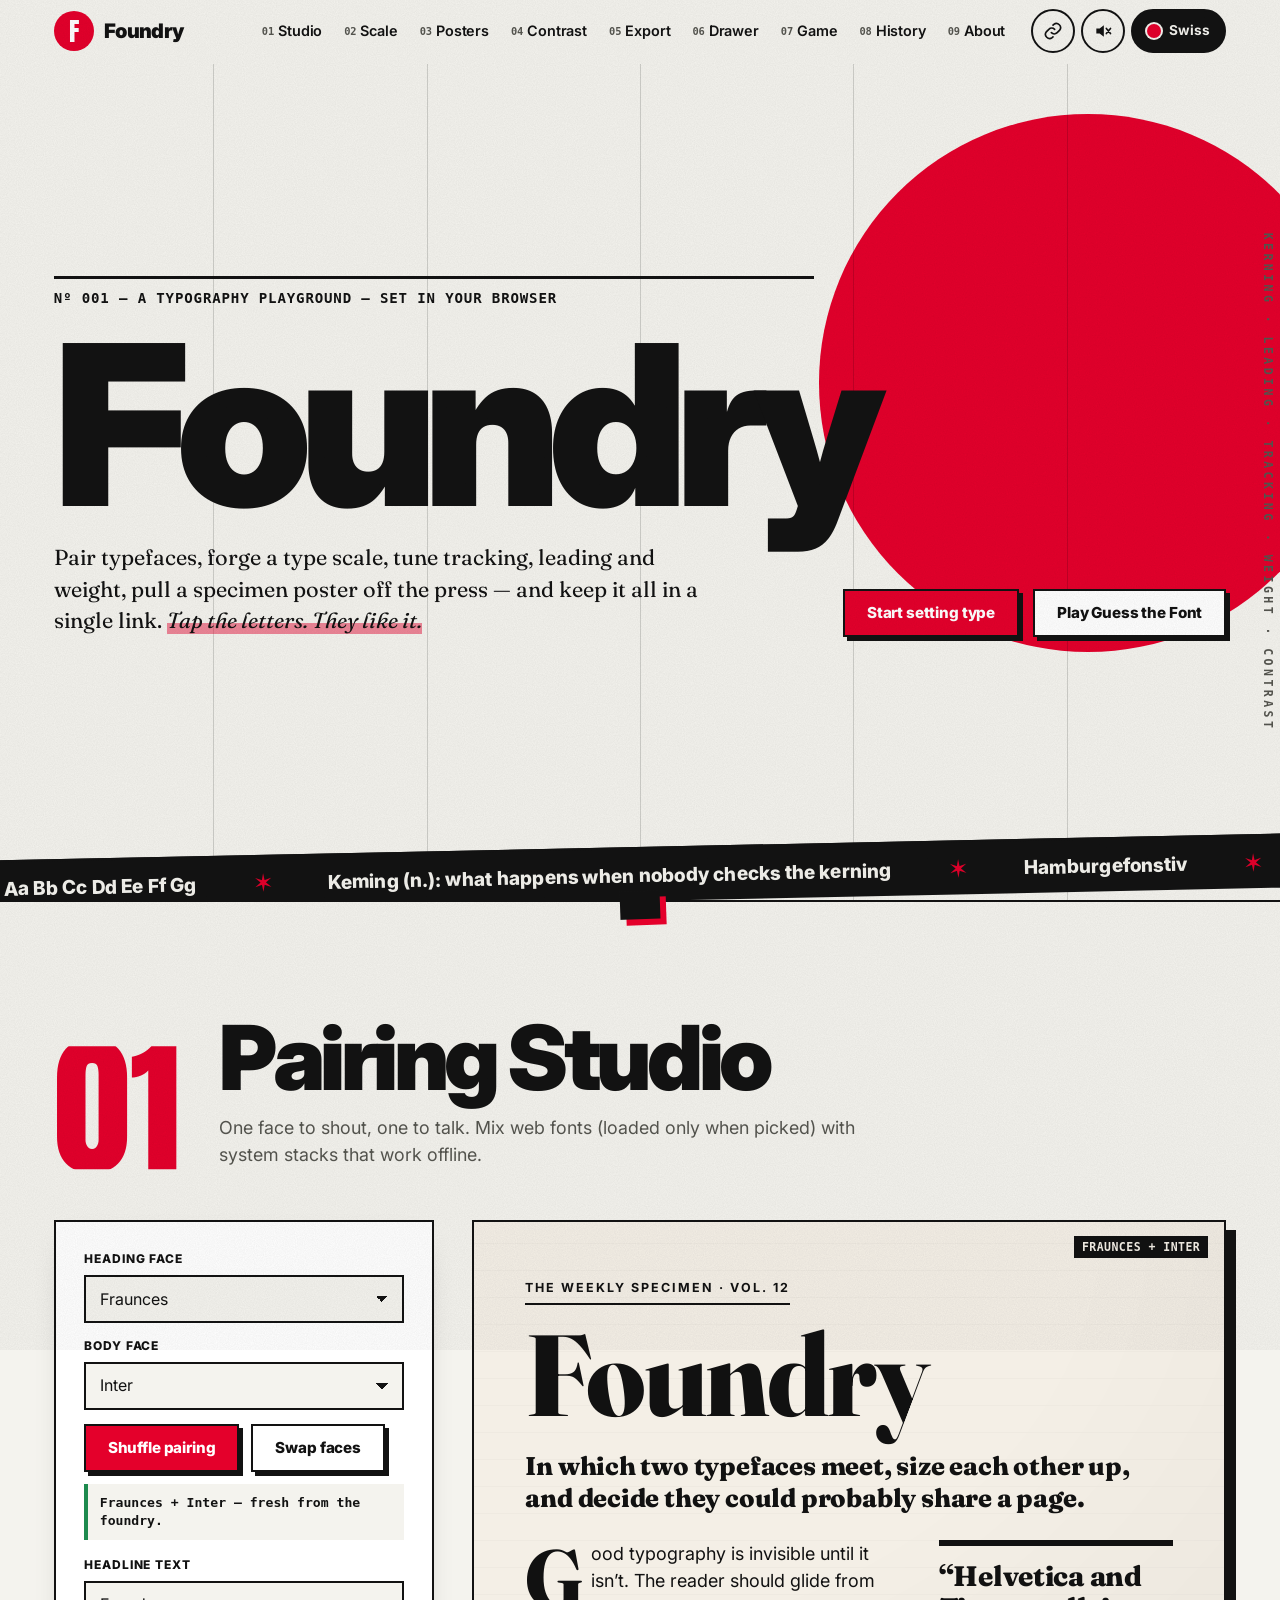
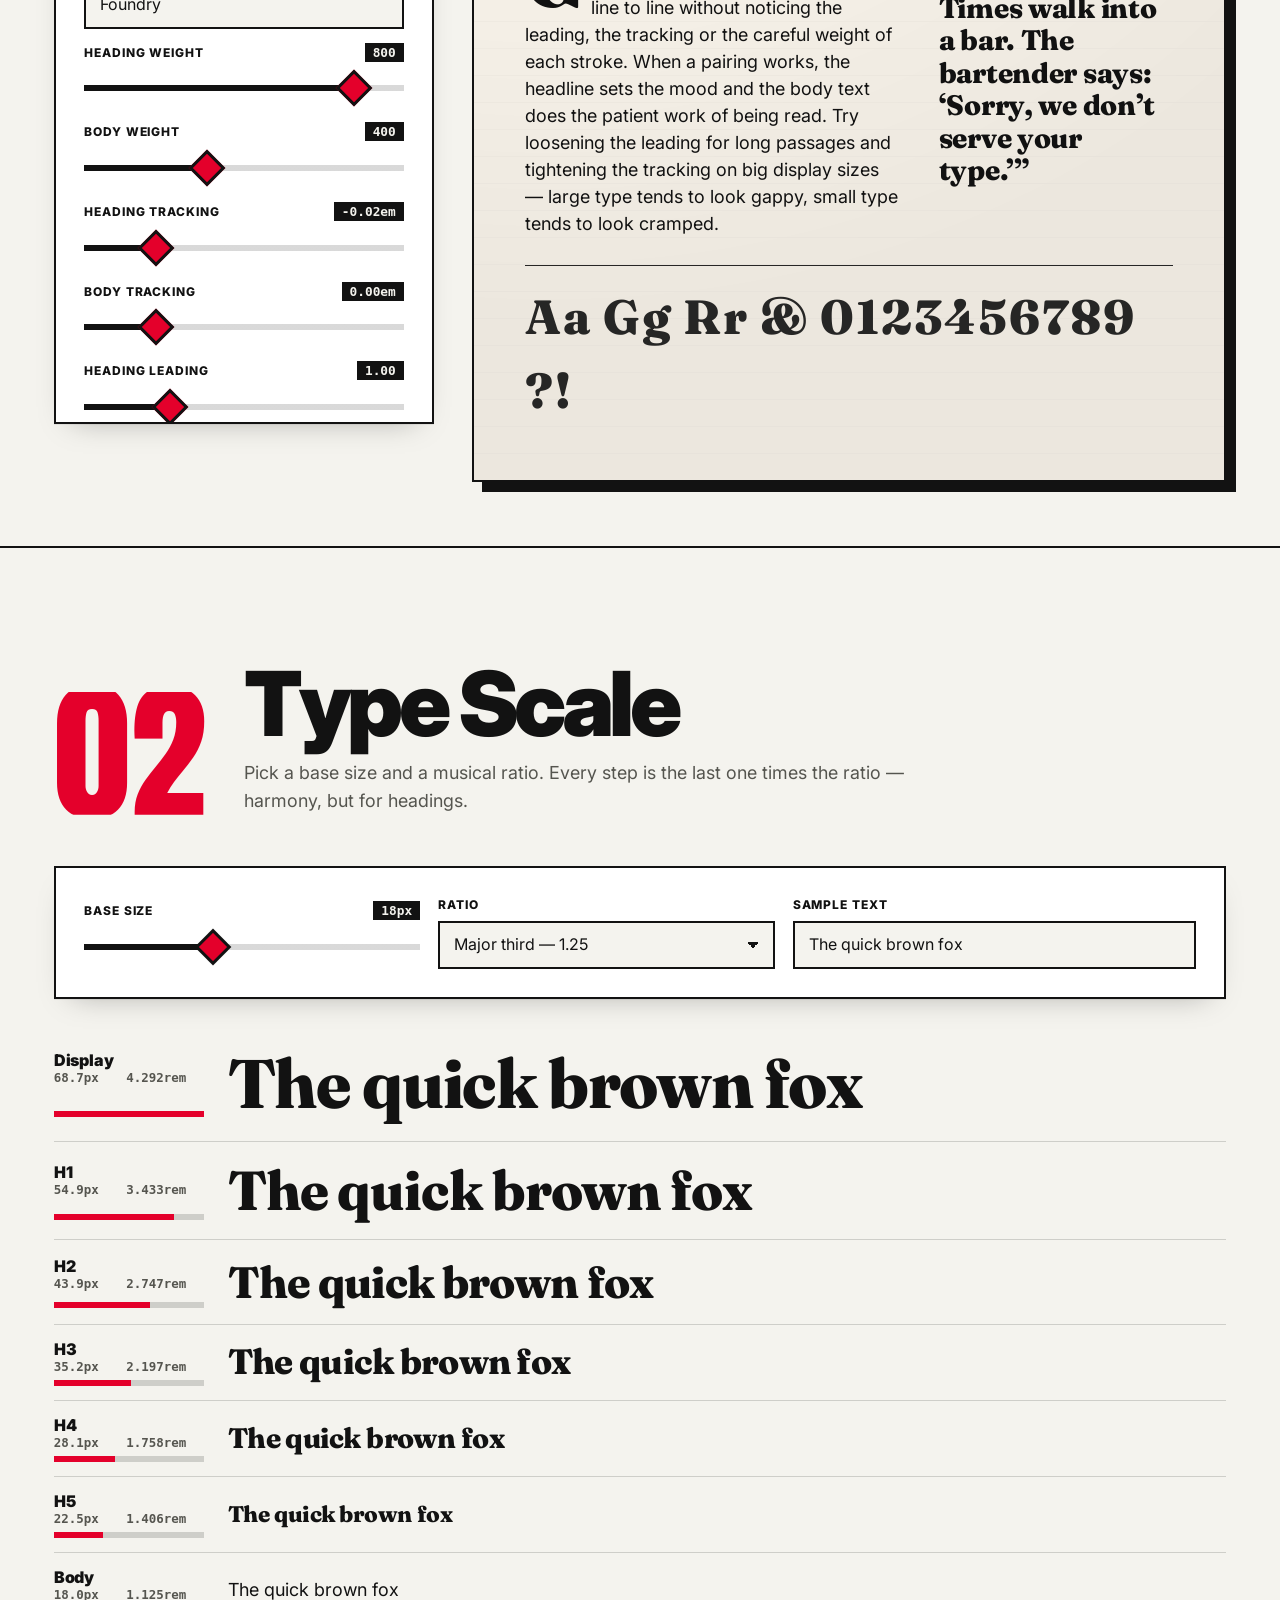
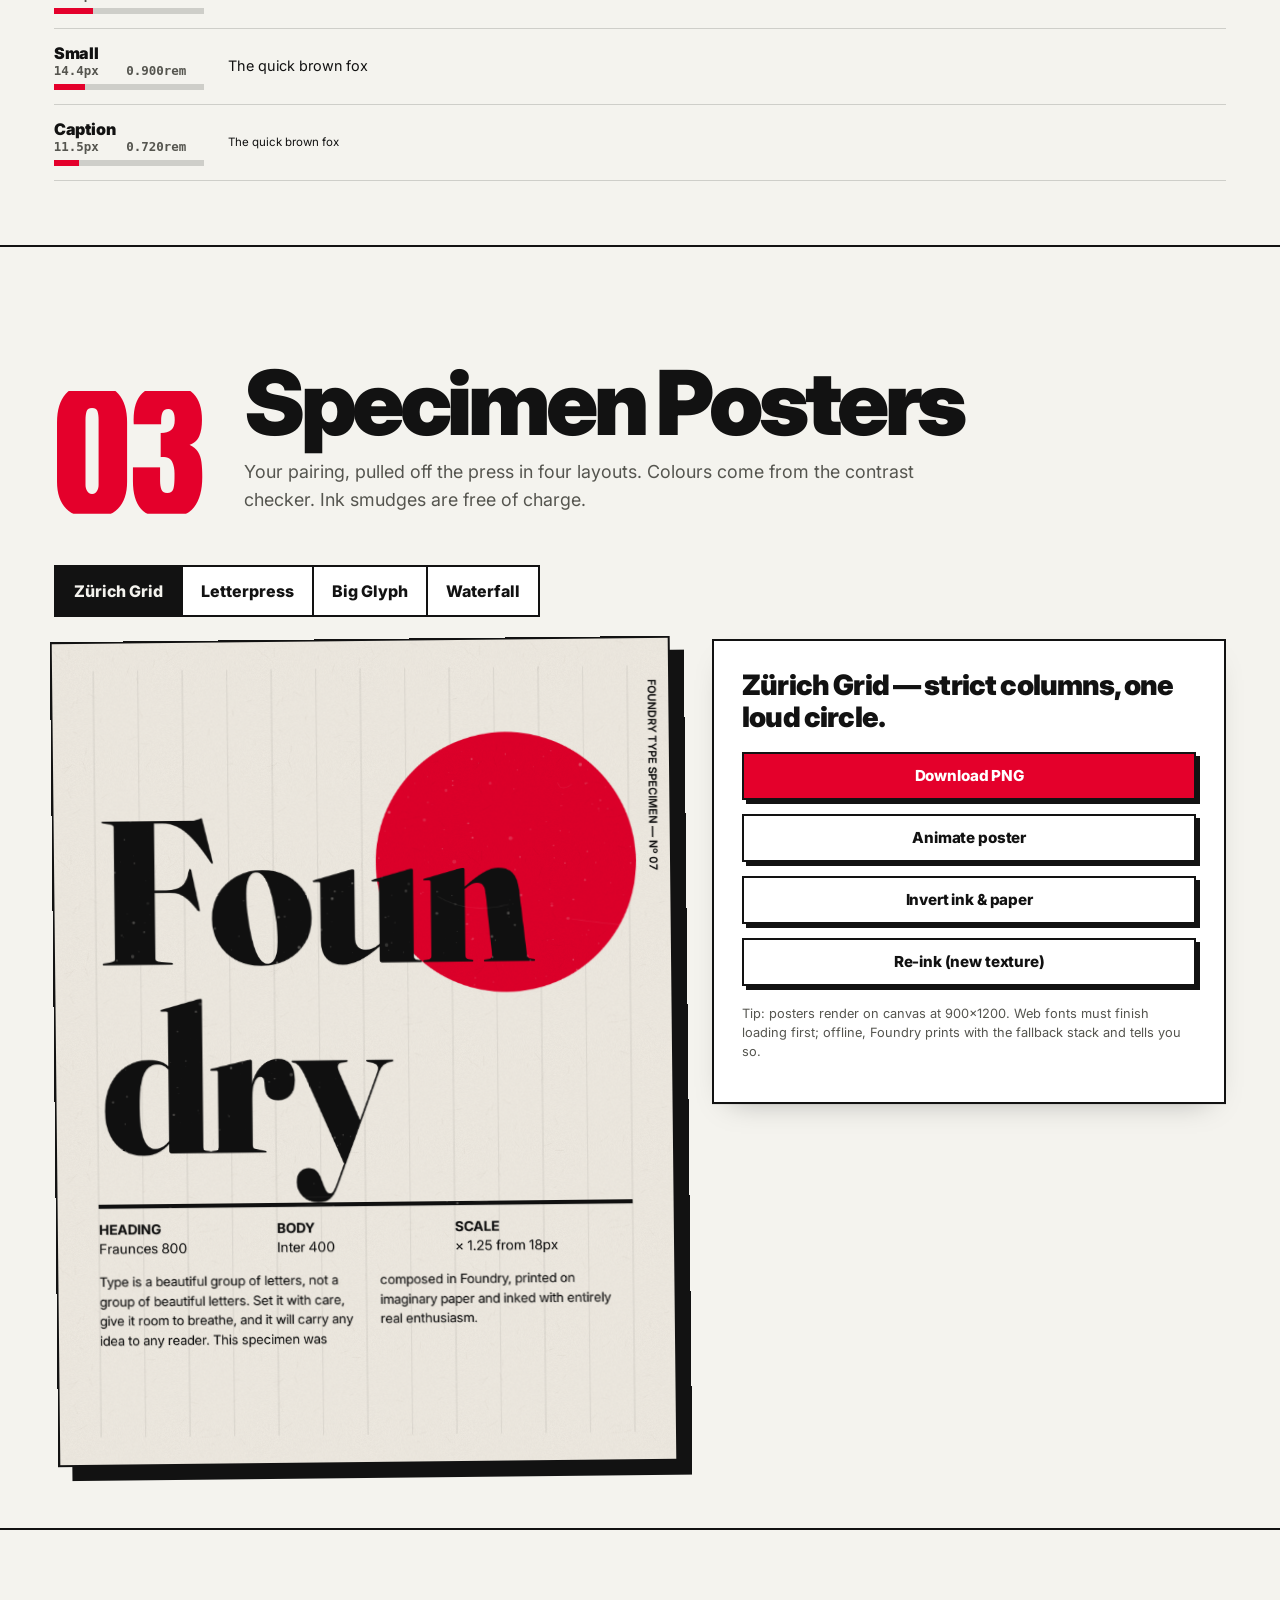
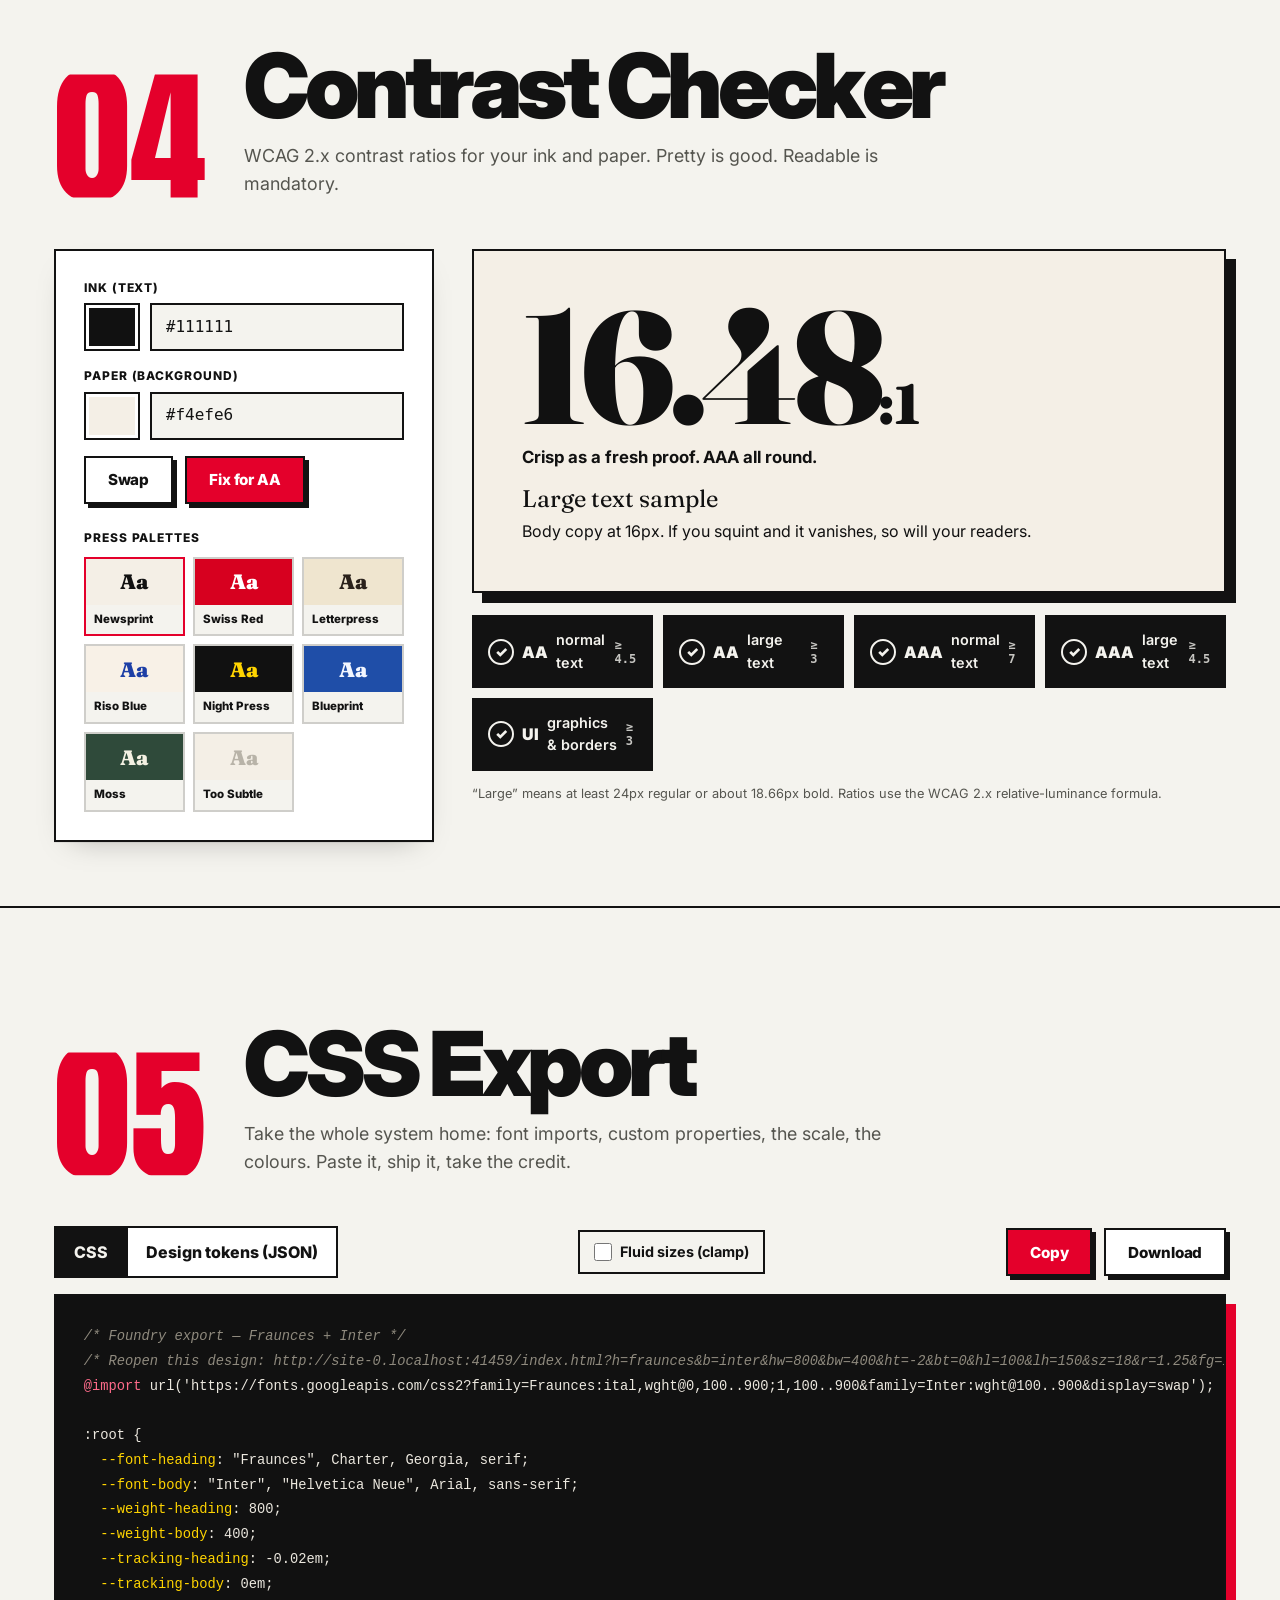
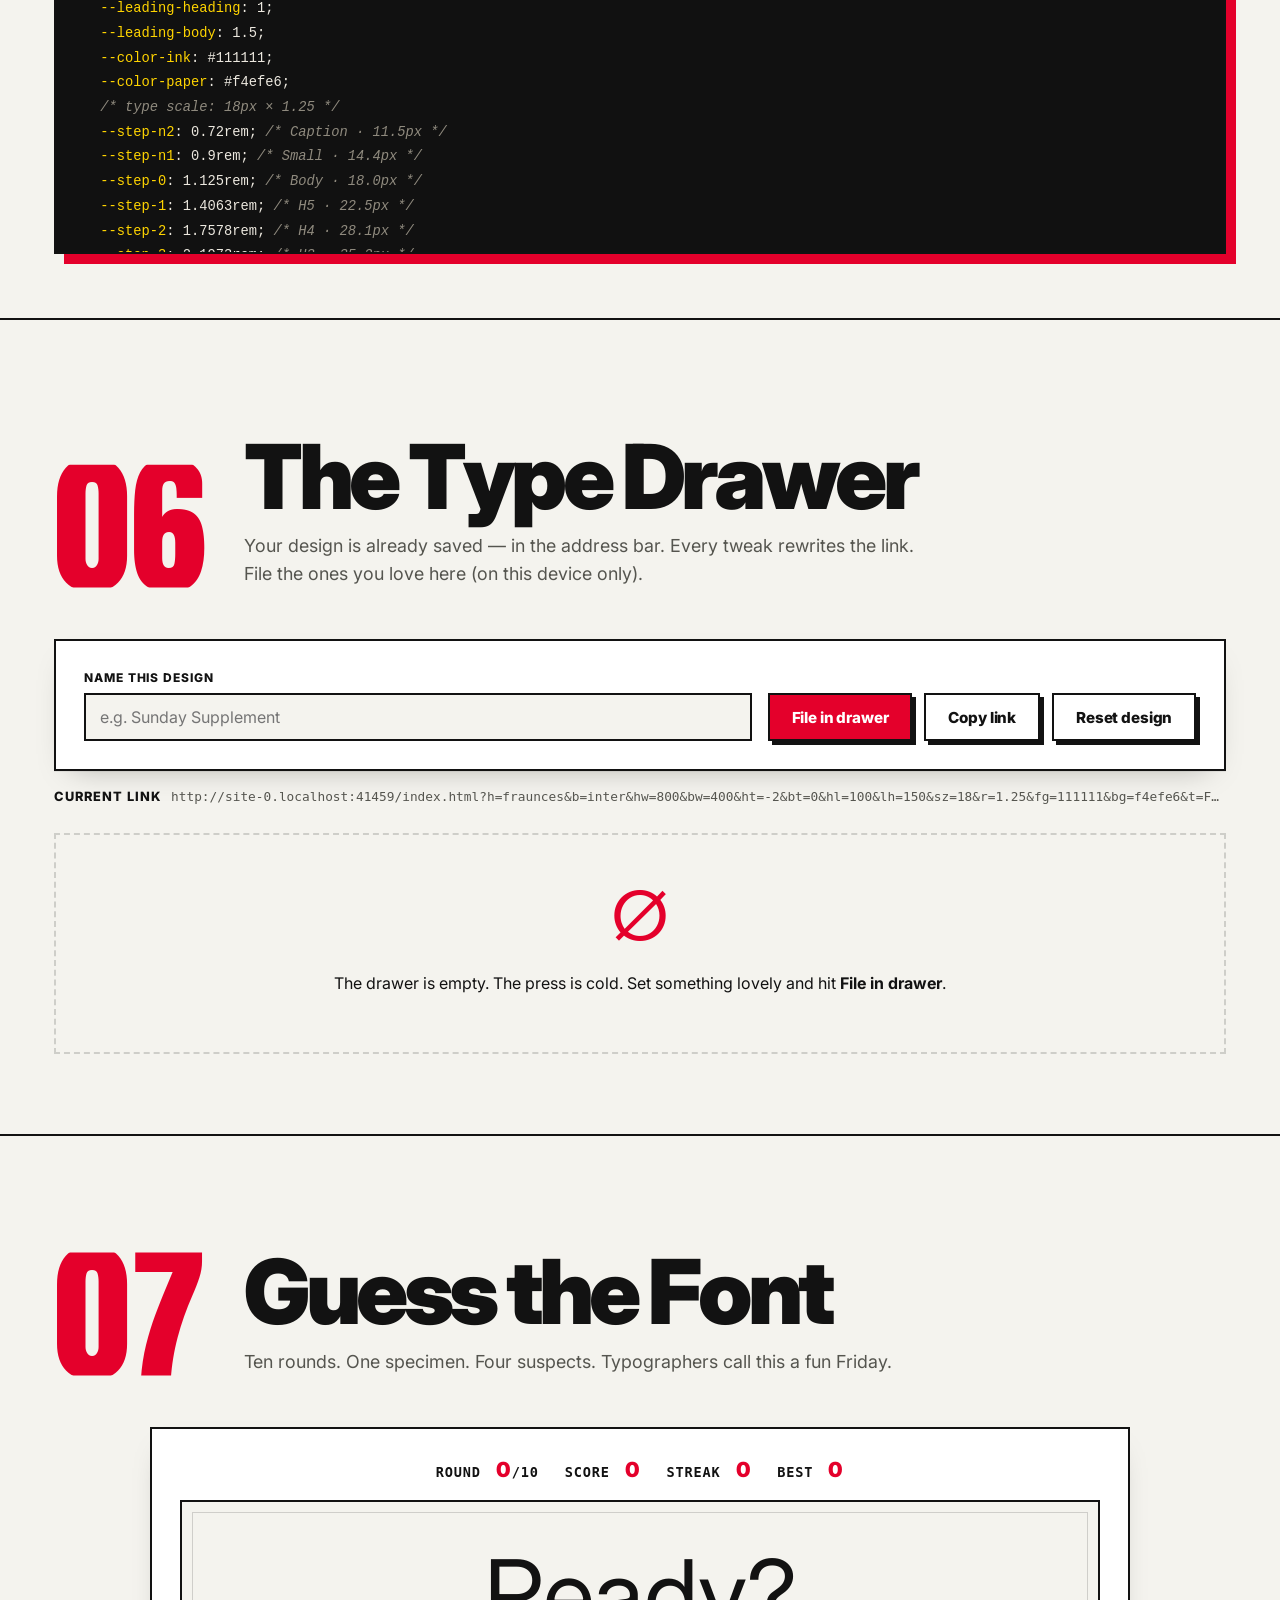
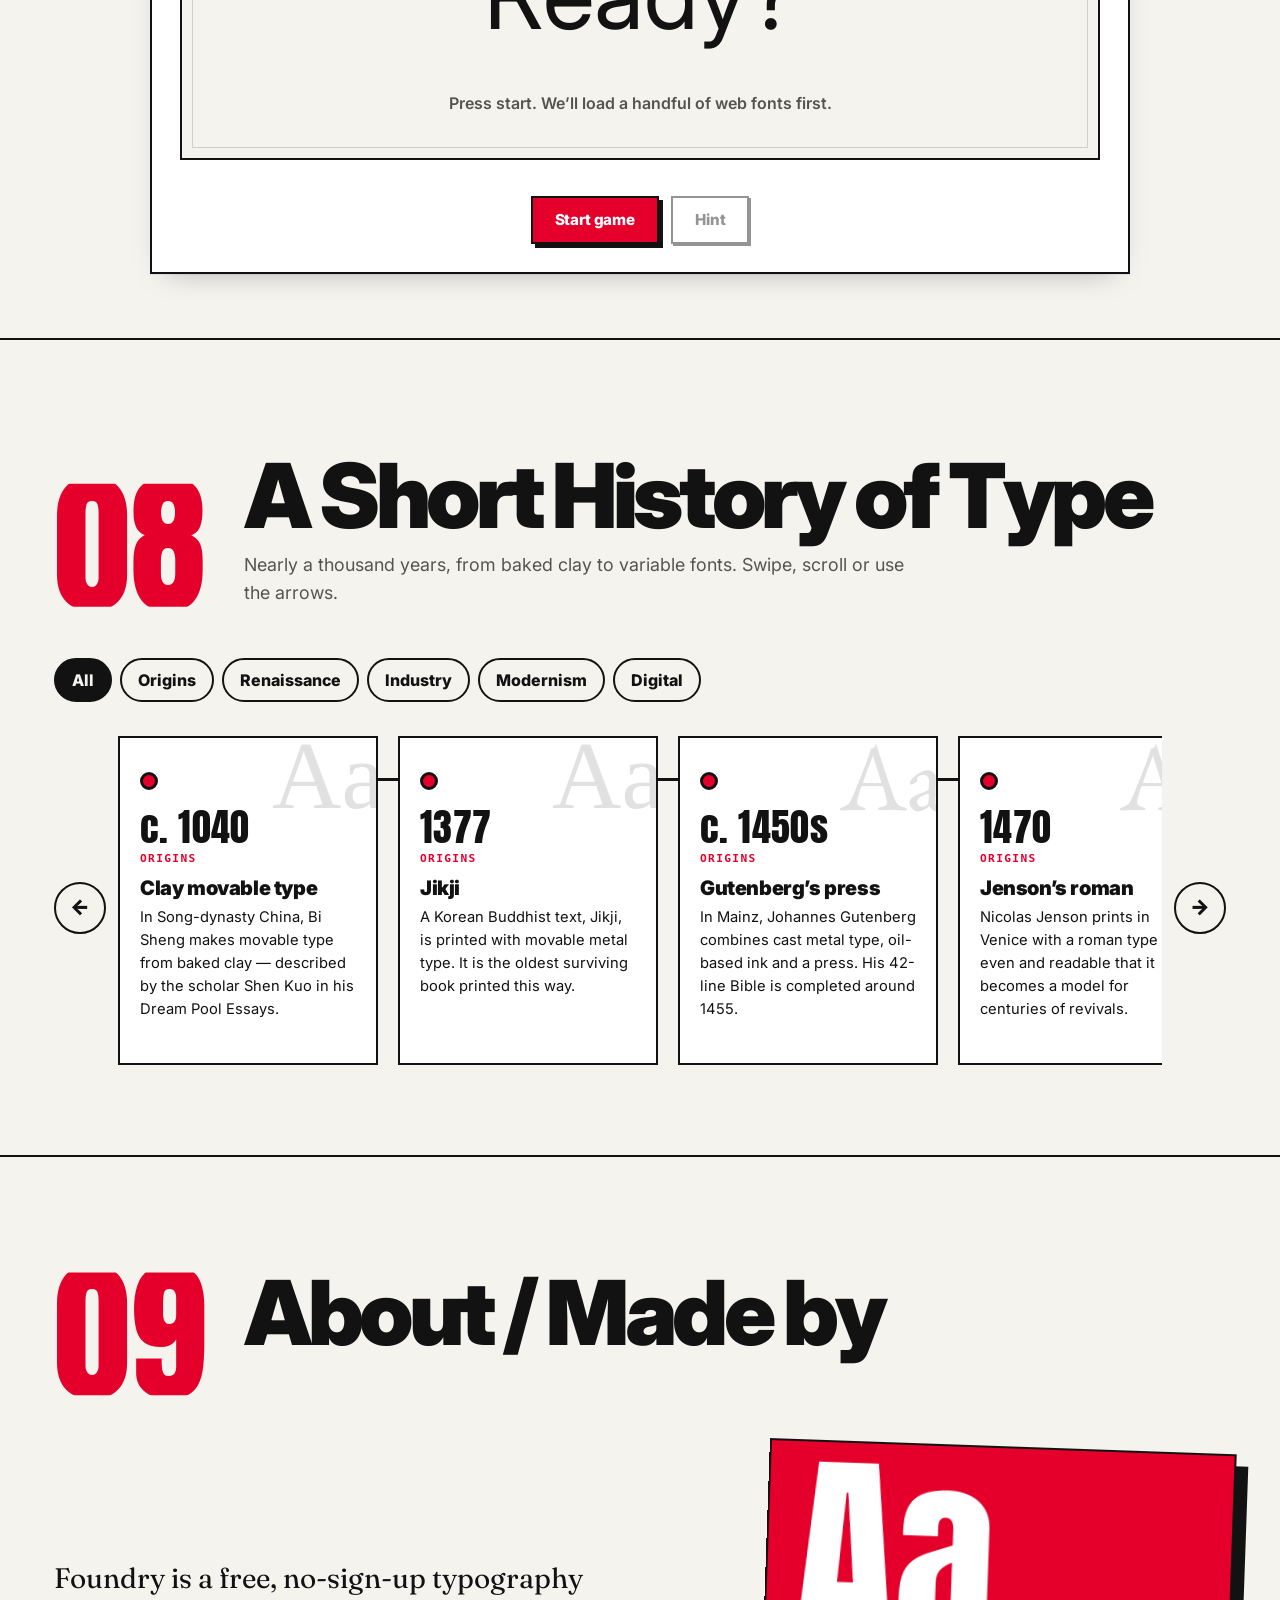
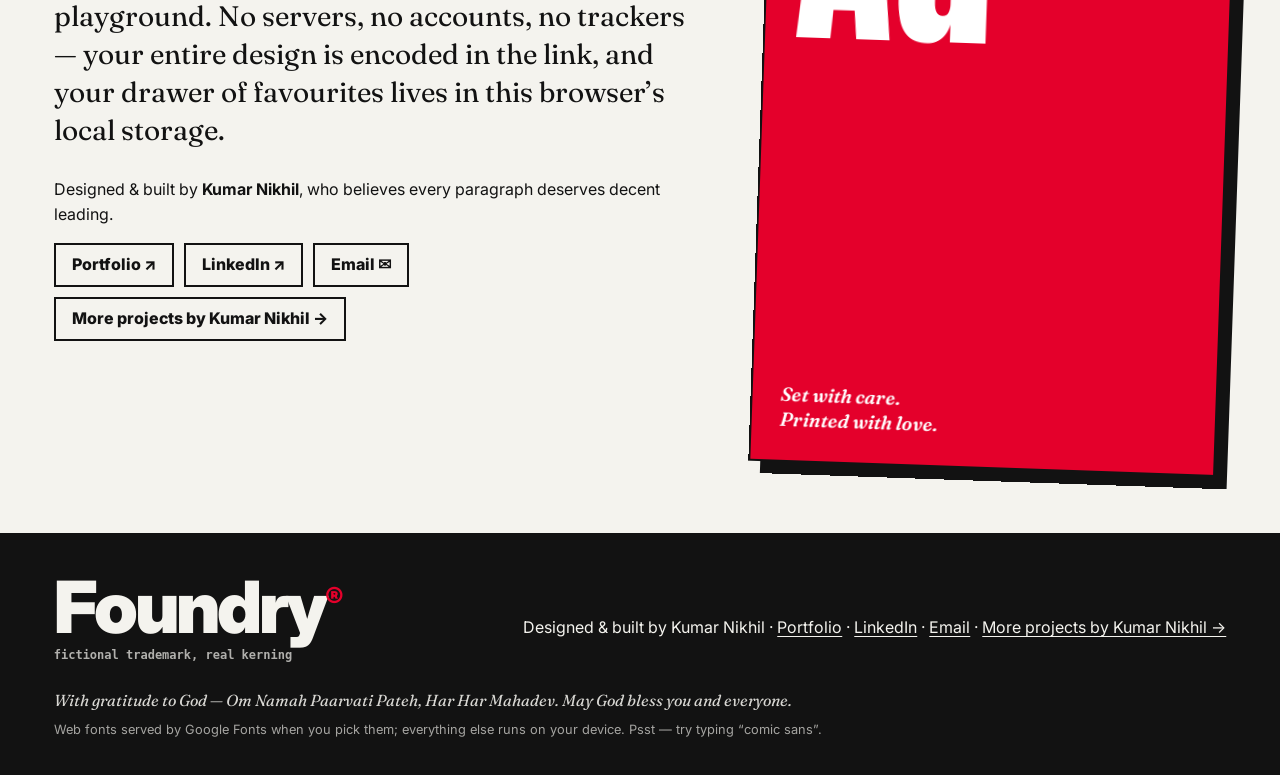
<file: index.html>
<!doctype html>
<html lang="en" data-theme="swiss">
<head>
<meta charset="utf-8">
<meta name="viewport" content="width=device-width, initial-scale=1, viewport-fit=cover">
<title>Foundry — a typography playground</title>
<meta name="description" content="Foundry is a free typography playground: pair fonts, generate type scales, tune kerning, leading and variable weight, print specimen posters, check WCAG contrast, export CSS, play Guess the Font and walk through type history. Your whole design lives in the URL.">
<meta property="og:title" content="Foundry — a typography playground">
<meta property="og:description" content="Pair fonts, build type scales, print posters, check contrast, export CSS. Every design is a shareable link.">
<meta property="og:type" content="website">
<meta property="og:url" content="https://kumarnikhildeveloperaccount.github.io/foundry/">
<meta name="theme-color" content="#e4002b">
<link rel="icon" href="favicon.svg" type="image/svg+xml">
<link rel="manifest" href="manifest.webmanifest">
<link rel="preconnect" href="https://fonts.googleapis.com">
<link rel="preconnect" href="https://fonts.gstatic.com" crossorigin>
<link rel="stylesheet" href="https://fonts.googleapis.com/css2?family=Inter:wght@100..900&amp;family=Fraunces:wght@100..900&amp;family=Anton&amp;display=swap">
<link rel="stylesheet" href="css/base.css">
<link rel="stylesheet" href="css/sections.css">
</head>
<body>
<a class="skip" href="#main">Skip to content</a>
<div class="grain" aria-hidden="true"></div>

<header class="top" id="top">
  <a class="brand" href="#hero" aria-label="Foundry home">
    <span class="brand-mark" aria-hidden="true">F</span><span class="brand-word">Foundry</span>
  </a>
  <nav class="nav" id="nav" aria-label="Main">
    <ul>
      <li><a href="#studio"><i>01</i>Studio</a></li>
      <li><a href="#scale"><i>02</i>Scale</a></li>
      <li><a href="#posters"><i>03</i>Posters</a></li>
      <li><a href="#contrast"><i>04</i>Contrast</a></li>
      <li><a href="#export"><i>05</i>Export</a></li>
      <li><a href="#history"><i>06</i>Drawer</a></li>
      <li><a href="#game"><i>07</i>Game</a></li>
      <li><a href="#timeline"><i>08</i>History</a></li>
      <li><a href="#about"><i>09</i>About</a></li>
    </ul>
  </nav>
  <div class="top-tools">
    <button class="icon-btn" id="shareTop" type="button" aria-label="Copy shareable link to this design" title="Copy link">
      <svg viewBox="0 0 24 24" aria-hidden="true"><path d="M10 14a5 5 0 0 0 7 0l3-3a5 5 0 0 0-7-7l-1 1M14 10a5 5 0 0 0-7 0l-3 3a5 5 0 0 0 7 7l1-1" fill="none" stroke="currentColor" stroke-width="2" stroke-linecap="round"/></svg>
    </button>
    <button class="icon-btn" id="soundBtn" type="button" aria-pressed="false" aria-label="Sound off. Turn on press sounds" title="Sound">
      <svg viewBox="0 0 24 24" aria-hidden="true"><path d="M4 9h4l5-4v14l-5-4H4z" fill="currentColor"/><path class="snd-wave" d="M16 9a4 4 0 0 1 0 6M18.5 6.5a8 8 0 0 1 0 11" fill="none" stroke="currentColor" stroke-width="2" stroke-linecap="round"/><path class="snd-x" d="M16 9l5 6M21 9l-5 6" stroke="currentColor" stroke-width="2" stroke-linecap="round"/></svg>
    </button>
    <button class="theme-btn" id="themeBtn" type="button" aria-label="Change site theme">
      <span class="theme-dot" aria-hidden="true"></span><span id="themeName">Swiss</span>
    </button>
    <button class="icon-btn menu-btn" id="menuBtn" type="button" aria-expanded="false" aria-controls="nav" aria-label="Open menu">
      <span class="burger" aria-hidden="true"><i></i><i></i><i></i></span>
    </button>
  </div>
</header>

<main id="main">

<!-- HERO -->
<section class="hero" id="hero" aria-labelledby="heroTitle">
  <div class="hero-grid" aria-hidden="true"><i></i><i></i><i></i><i></i><i></i><i></i></div>
  <div class="hero-disc" aria-hidden="true"></div>
  <p class="hero-kicker">Nº 001 — A typography playground — Set in your browser</p>
  <h1 class="hero-word" id="heroTitle" aria-label="Foundry">
    <span class="hl" aria-hidden="true">F</span><span class="hl" aria-hidden="true">o</span><span class="hl" aria-hidden="true">u</span><span class="hl" aria-hidden="true">n</span><span class="hl" aria-hidden="true">d</span><span class="hl" aria-hidden="true">r</span><span class="hl" aria-hidden="true">y</span>
  </h1>
  <div class="hero-row">
    <p class="hero-lede">Pair typefaces, forge a type scale, tune tracking, leading and weight, pull a specimen poster off the press — and keep it all in a single link. <em>Tap the letters. They like it.</em></p>
    <div class="hero-cta">
      <a class="btn btn-ink" href="#studio">Start setting type</a>
      <a class="btn btn-ghost" href="#game">Play Guess the Font</a>
    </div>
  </div>
  <p class="hero-side" aria-hidden="true">Kerning · Leading · Tracking · Weight · Contrast</p>
  <div class="ticker" aria-hidden="true">
    <div class="ticker-in" id="tickerIn">
      <span>Aa Bb Cc Dd Ee Ff Gg</span><span>Keming (n.): what happens when nobody checks the kerning</span><span>Hamburgefonstiv</span><span>Please don’t stretch the type</span><span>Ascenders ↑ Descenders ↓</span><span>Ligatures: fi fl ff</span>
    </div>
  </div>
</section>

<!-- 01 STUDIO -->
<section class="sec" id="studio" aria-labelledby="studioTitle">
  <header class="sec-head">
    <span class="sec-num" aria-hidden="true">01</span>
    <h2 class="sec-title" id="studioTitle" data-split>Pairing Studio</h2>
    <p class="sec-sub">One face to shout, one to talk. Mix web fonts (loaded only when picked) with system stacks that work offline.</p>
  </header>
  <div class="studio-grid">
    <aside class="panel controls" aria-label="Pairing controls">
      <div class="field">
        <label for="hFont">Heading face</label>
        <select id="hFont"></select>
      </div>
      <div class="field">
        <label for="bFont">Body face</label>
        <select id="bFont"></select>
      </div>
      <div class="btn-row">
        <button class="btn btn-ink" id="shuffleBtn" type="button">Shuffle pairing</button>
        <button class="btn btn-ghost" id="swapFonts" type="button">Swap faces</button>
      </div>
      <p class="font-status" id="fontStatus" role="status" aria-live="polite">Fonts ready.</p>
      <div class="field">
        <label for="headText">Headline text</label>
        <input id="headText" type="text" maxlength="40" autocomplete="off" spellcheck="false">
      </div>
      <div class="slider">
        <label for="hw">Heading weight <output id="hwOut" for="hw">800</output></label>
        <input id="hw" type="range" min="100" max="900" step="1">
      </div>
      <div class="slider">
        <label for="bw">Body weight <output id="bwOut" for="bw">400</output></label>
        <input id="bw" type="range" min="100" max="900" step="1">
      </div>
      <div class="slider">
        <label for="ht">Heading tracking <output id="htOut" for="ht">0</output></label>
        <input id="ht" type="range" min="-10" max="30" step="1">
      </div>
      <div class="slider">
        <label for="bt">Body tracking <output id="btOut" for="bt">0</output></label>
        <input id="bt" type="range" min="-5" max="20" step="1">
      </div>
      <div class="slider">
        <label for="hl">Heading leading <output id="hlOut" for="hl">1.00</output></label>
        <input id="hl" type="range" min="80" max="160" step="1">
      </div>
      <div class="slider">
        <label for="lh">Body leading <output id="lhOut" for="lh">1.50</output></label>
        <input id="lh" type="range" min="100" max="240" step="1">
      </div>
      <div class="toggles">
        <label class="chip"><input type="checkbox" id="italicT"><span>Italic headline</span></label>
        <label class="chip"><input type="checkbox" id="upperT"><span>ALL CAPS</span></label>
      </div>
      <div class="field">
        <span class="label-like" id="pairLbl">Curated pairings</span>
        <div class="pair-list" id="pairList" role="group" aria-labelledby="pairLbl"></div>
      </div>
    </aside>

    <article class="specimen" id="specimen" aria-label="Live specimen">
      <div class="sp-meta"><span id="spHeadName">Fraunces</span> <b aria-hidden="true">+</b> <span id="spBodyName">Inter</span></div>
      <p class="sp-kicker">The Weekly Specimen · Vol. 12</p>
      <h3 class="sp-head" id="spHead">Foundry</h3>
      <p class="sp-deck" id="spDeck">In which two typefaces meet, size each other up, and decide they could probably share a page.</p>
      <div class="sp-cols">
        <p class="sp-body" id="spBody">Good typography is invisible until it isn’t. The reader should glide from line to line without noticing the leading, the tracking or the careful weight of each stroke. When a pairing works, the headline sets the mood and the body text does the patient work of being read. Try loosening the leading for long passages and tightening the tracking on big display sizes — large type tends to look gappy, small type tends to look cramped.</p>
        <blockquote class="sp-quote" id="spQuote">“Helvetica and Times walk into a bar. The bartender says: ‘Sorry, we don’t serve your type.’”</blockquote>
      </div>
      <div class="sp-glyphs" id="spGlyphs" aria-hidden="true">Aa Gg Rr &amp; 0123456789 ?!</div>
    </article>
  </div>
</section>

<!-- 02 SCALE -->
<section class="sec" id="scale" aria-labelledby="scaleTitle">
  <header class="sec-head">
    <span class="sec-num" aria-hidden="true">02</span>
    <h2 class="sec-title" id="scaleTitle" data-split>Type Scale</h2>
    <p class="sec-sub">Pick a base size and a musical ratio. Every step is the last one times the ratio — harmony, but for headings.</p>
  </header>
  <div class="scale-tools panel">
    <div class="slider">
      <label for="sz">Base size <output id="szOut" for="sz">18px</output></label>
      <input id="sz" type="range" min="12" max="28" step="1">
    </div>
    <div class="field">
      <label for="ratioSel">Ratio</label>
      <select id="ratioSel"></select>
    </div>
    <div class="field">
      <label for="scaleText">Sample text</label>
      <input id="scaleText" type="text" maxlength="40" value="The quick brown fox" autocomplete="off">
    </div>
  </div>
  <ol class="scale-list" id="scaleList" aria-label="Type scale steps"></ol>
</section>

<!-- 03 POSTERS -->
<section class="sec" id="posters" aria-labelledby="postersTitle">
  <header class="sec-head">
    <span class="sec-num" aria-hidden="true">03</span>
    <h2 class="sec-title" id="postersTitle" data-split>Specimen Posters</h2>
    <p class="sec-sub">Your pairing, pulled off the press in four layouts. Colours come from the contrast checker. Ink smudges are free of charge.</p>
  </header>
  <div class="poster-wrap">
    <div class="poster-tabs" id="posterTabs" role="tablist" aria-label="Poster layout">
      <button role="tab" type="button" data-p="zurich" aria-selected="true">Zürich Grid</button>
      <button role="tab" type="button" data-p="press" aria-selected="false">Letterpress</button>
      <button role="tab" type="button" data-p="glyph" aria-selected="false">Big Glyph</button>
      <button role="tab" type="button" data-p="fall" aria-selected="false">Waterfall</button>
    </div>
    <div class="poster-stage">
      <div class="poster-frame" id="posterFrame">
        <canvas id="posterCanvas" width="900" height="1200" role="img" aria-label="Specimen poster preview"></canvas>
        <div class="press-bar" id="pressBar" aria-hidden="true"></div>
      </div>
      <div class="poster-side panel">
        <p class="poster-caption" id="posterCaption">Zürich Grid — strict columns, one loud circle.</p>
        <div class="btn-col">
          <button class="btn btn-ink" id="posterPng" type="button">Download PNG</button>
          <button class="btn btn-ghost" id="posterAnim" type="button" aria-pressed="false">Animate poster</button>
          <button class="btn btn-ghost" id="posterInvert" type="button">Invert ink &amp; paper</button>
          <button class="btn btn-ghost" id="posterReprint" type="button">Re-ink (new texture)</button>
        </div>
        <p class="tiny">Tip: posters render on canvas at 900×1200. Web fonts must finish loading first; offline, Foundry prints with the fallback stack and tells you so.</p>
      </div>
    </div>
  </div>
</section>

<!-- 04 CONTRAST -->
<section class="sec" id="contrast" aria-labelledby="contrastTitle">
  <header class="sec-head">
    <span class="sec-num" aria-hidden="true">04</span>
    <h2 class="sec-title" id="contrastTitle" data-split>Contrast Checker</h2>
    <p class="sec-sub">WCAG 2.x contrast ratios for your ink and paper. Pretty is good. Readable is mandatory.</p>
  </header>
  <div class="contrast-grid">
    <div class="panel c-controls">
      <div class="color-field">
        <label for="fgHex">Ink (text)</label>
        <div class="color-row">
          <input type="color" id="fgPick" aria-label="Pick ink colour">
          <input type="text" id="fgHex" maxlength="7" spellcheck="false" autocomplete="off">
        </div>
      </div>
      <div class="color-field">
        <label for="bgHex">Paper (background)</label>
        <div class="color-row">
          <input type="color" id="bgPick" aria-label="Pick paper colour">
          <input type="text" id="bgHex" maxlength="7" spellcheck="false" autocomplete="off">
        </div>
      </div>
      <div class="btn-row">
        <button class="btn btn-ghost" id="swapColors" type="button">Swap</button>
        <button class="btn btn-ink" id="fixBtn" type="button">Fix for AA</button>
      </div>
      <span class="label-like" id="palLbl">Press palettes</span>
      <div class="palettes" id="palettes" role="group" aria-labelledby="palLbl"></div>
    </div>
    <div class="c-result">
      <div class="ratio-card" id="cPreview">
        <p class="ratio-num"><span id="ratioOut">0.00</span><small>:1</small></p>
        <p class="ratio-verdict" id="ratioVerdict">Checking…</p>
        <p class="c-big">Large text sample</p>
        <p class="c-small">Body copy at 16px. If you squint and it vanishes, so will your readers.</p>
      </div>
      <ul class="badges" aria-label="WCAG results">
        <li id="bAAn"><b>AA</b> normal text <span>≥ 4.5</span></li>
        <li id="bAAl"><b>AA</b> large text <span>≥ 3</span></li>
        <li id="bAAAn"><b>AAA</b> normal text <span>≥ 7</span></li>
        <li id="bAAAl"><b>AAA</b> large text <span>≥ 4.5</span></li>
        <li id="bUI"><b>UI</b> graphics &amp; borders <span>≥ 3</span></li>
      </ul>
      <p class="tiny">“Large” means at least 24px regular or about 18.66px bold. Ratios use the WCAG 2.x relative-luminance formula.</p>
    </div>
  </div>
</section>

<!-- 05 EXPORT -->
<section class="sec" id="export" aria-labelledby="exportTitle">
  <header class="sec-head">
    <span class="sec-num" aria-hidden="true">05</span>
    <h2 class="sec-title" id="exportTitle" data-split>CSS Export</h2>
    <p class="sec-sub">Take the whole system home: font imports, custom properties, the scale, the colours. Paste it, ship it, take the credit.</p>
  </header>
  <div class="export-wrap">
    <div class="export-bar">
      <div class="seg" id="exTabs" role="tablist" aria-label="Export format">
        <button role="tab" type="button" data-x="css" aria-selected="true">CSS</button>
        <button role="tab" type="button" data-x="json" aria-selected="false">Design tokens (JSON)</button>
      </div>
      <label class="chip"><input type="checkbox" id="fluidT"><span>Fluid sizes (clamp)</span></label>
      <div class="btn-row">
        <button class="btn btn-ink" id="copyCss" type="button">Copy</button>
        <button class="btn btn-ghost" id="dlCss" type="button">Download</button>
      </div>
    </div>
    <pre class="code" tabindex="0" aria-label="Exported code"><code id="exCode"></code></pre>
  </div>
</section>

<!-- 06 HISTORY -->
<section class="sec" id="history" aria-labelledby="historyTitle">
  <header class="sec-head">
    <span class="sec-num" aria-hidden="true">06</span>
    <h2 class="sec-title" id="historyTitle" data-split>The Type Drawer</h2>
    <p class="sec-sub">Your design is already saved — in the address bar. Every tweak rewrites the link. File the ones you love here (on this device only).</p>
  </header>
  <div class="panel save-bar">
    <div class="field grow">
      <label for="saveName">Name this design</label>
      <input id="saveName" type="text" maxlength="40" placeholder="e.g. Sunday Supplement" autocomplete="off">
    </div>
    <div class="btn-row">
      <button class="btn btn-ink" id="saveBtn" type="button">File in drawer</button>
      <button class="btn btn-ghost" id="shareBtn" type="button">Copy link</button>
      <button class="btn btn-ghost" id="resetBtn" type="button">Reset design</button>
    </div>
  </div>
  <p class="url-peek"><span>Current link</span> <code id="urlPeek">…</code></p>
  <div class="hist-empty" id="histEmpty">
    <p class="big-empty" aria-hidden="true">∅</p>
    <p>The drawer is empty. The press is cold. Set something lovely and hit <b>File in drawer</b>.</p>
  </div>
  <ul class="hist-list" id="histList" aria-label="Saved designs"></ul>
  <div class="btn-row end"><button class="btn btn-ghost small" id="clearHist" type="button">Empty the drawer</button></div>
</section>

<!-- 07 GAME -->
<section class="sec" id="game" aria-labelledby="gameTitle">
  <header class="sec-head">
    <span class="sec-num" aria-hidden="true">07</span>
    <h2 class="sec-title" id="gameTitle" data-split>Guess the Font</h2>
    <p class="sec-sub">Ten rounds. One specimen. Four suspects. Typographers call this a fun Friday.</p>
  </header>
  <div class="game panel">
    <div class="game-hud" aria-live="polite">
      <span>Round <b id="gameRound">0</b>/10</span>
      <span>Score <b id="gameScore">0</b></span>
      <span>Streak <b id="gameStreak">0</b></span>
      <span>Best <b id="gameBest">0</b></span>
    </div>
    <div class="game-stage" id="gameStage">
      <p class="game-word" id="gameWord" aria-live="polite">Ready?</p>
      <p class="game-msg" id="gameMsg" role="status">Press start. We’ll load a handful of web fonts first.</p>
    </div>
    <div class="game-opts" id="gameOpts" role="group" aria-label="Answer choices"></div>
    <div class="btn-row center">
      <button class="btn btn-ink" id="gameStart" type="button">Start game</button>
      <button class="btn btn-ghost" id="gameHint" type="button" disabled>Hint</button>
    </div>
  </div>
</section>

<!-- 08 TIMELINE -->
<section class="sec" id="timeline" aria-labelledby="timelineTitle">
  <header class="sec-head">
    <span class="sec-num" aria-hidden="true">08</span>
    <h2 class="sec-title" id="timelineTitle" data-split>A Short History of Type</h2>
    <p class="sec-sub">Nearly a thousand years, from baked clay to variable fonts. Swipe, scroll or use the arrows.</p>
  </header>
  <div class="tl-filters" id="tlFilters" role="group" aria-label="Filter by era"></div>
  <div class="tl-wrap">
    <button class="icon-btn tl-arrow" id="tlPrev" type="button" aria-label="Previous events">←</button>
    <ol class="tl-track" id="tlTrack" tabindex="0" aria-label="Type history timeline"></ol>
    <button class="icon-btn tl-arrow" id="tlNext" type="button" aria-label="Next events">→</button>
  </div>
</section>

<!-- 09 ABOUT -->
<section class="sec about" id="about" aria-labelledby="aboutTitle">
  <header class="sec-head">
    <span class="sec-num" aria-hidden="true">09</span>
    <h2 class="sec-title" id="aboutTitle" data-split>About / Made by</h2>
  </header>
  <div class="about-grid">
    <div class="about-copy">
      <p class="about-lede">Foundry is a free, no-sign-up typography playground. No servers, no accounts, no trackers — your entire design is encoded in the link, and your drawer of favourites lives in this browser’s local storage.</p>
      <p>Designed &amp; built by <strong>Kumar Nikhil</strong>, who believes every paragraph deserves decent leading.</p>
      <ul class="about-links">
        <li><a href="https://kumarnikhildeveloperaccount.github.io/" target="_blank" rel="noopener">Portfolio ↗</a></li>
        <li><a href="https://www.linkedin.com/in/kumar-nikhil-1000a9192/" target="_blank" rel="noopener">LinkedIn ↗</a></li>
        <li><a href="mailto:nkashyapnikhilnk@gmail.com">Email ✉</a></li>
        <li><a href="https://kumarnikhildeveloperaccount.github.io/" target="_blank" rel="noopener">More projects by Kumar Nikhil →</a></li>
      </ul>
    </div>
    <div class="about-card" aria-hidden="true">
      <p class="ac-a">Aa</p>
      <p class="ac-b">Set with care.<br>Printed with love.</p>
    </div>
  </div>
</section>
</main>

<footer class="foot">
  <div class="foot-row">
    <p class="foot-brand">Foundry<span>®</span><small>fictional trademark, real kerning</small></p>
    <p>Designed &amp; built by Kumar Nikhil ·
      <a href="https://kumarnikhildeveloperaccount.github.io/" target="_blank" rel="noopener">Portfolio</a> ·
      <a href="https://www.linkedin.com/in/kumar-nikhil-1000a9192/" target="_blank" rel="noopener">LinkedIn</a> ·
      <a href="mailto:nkashyapnikhilnk@gmail.com">Email</a> ·
      <a href="https://kumarnikhildeveloperaccount.github.io/" target="_blank" rel="noopener">More projects by Kumar Nikhil →</a></p>
  </div>
  <p class="gratitude">With gratitude to God — Om Namah Paarvati Pateh, Har Har Mahadev. May God bless you and everyone.</p>
  <p class="tiny foot-tiny">Web fonts served by Google Fonts when you pick them; everything else runs on your device. Psst — try typing “comic sans”.</p>
</footer>

<div class="toast" id="toast" role="status" aria-live="polite"></div>

<script src="js/data.js" defer></script>
<script src="js/core.js" defer></script>
<script src="js/studio.js" defer></script>
<script src="js/poster.js" defer></script>
<script src="js/tools.js" defer></script>
<script src="js/game.js" defer></script>
<script src="js/main.js" defer></script>
</body>
</html>
</file>
<file: css/base.css>
/* Foundry — base: tokens, themes, chrome, controls */
:root {
  --paper: #f4f3ee; --ink: #121212; --accent: #e4002b; --accent-ink: #ffffff;
  --muted: #55554f; --line: rgba(18, 18, 18, .16); --panel: #ffffff; --shadow: 0 1px 0 rgba(0,0,0,.06), 0 12px 30px -18px rgba(0,0,0,.35);
  --grain: .10; --grain-blend: multiply;
  --f-sans: "Inter", "Helvetica Neue", Helvetica, Arial, "Liberation Sans", sans-serif;
  --f-serif: "Fraunces", Charter, "Bitstream Charter", "Sitka Text", Cambria, Georgia, serif;
  --f-display: "Anton", Impact, Haettenschweiler, "Arial Narrow Bold", sans-serif-condensed, sans-serif;
  --f-mono: ui-monospace, "Cascadia Code", "Source Code Pro", Menlo, Consolas, "DejaVu Sans Mono", monospace;
  --pad: clamp(16px, 4.2vw, 64px);
  --maxw: 1480px;
  --ease: cubic-bezier(.2, .8, .2, 1);
  --spring: cubic-bezier(.34, 1.56, .64, 1);
  --top-h: 64px;
  color-scheme: light;
}
[data-theme="letterpress"] {
  --paper: #efe5cf; --ink: #2a211b; --accent: #b8371d; --accent-ink: #fff8ec; --muted: #66574a;
  --line: rgba(42, 33, 27, .22); --panel: #f6eedc; --grain: .26;
  --f-sans: "Fraunces", Charter, Georgia, serif;
}
[data-theme="night"] {
  --paper: #0f0f10; --ink: #efebe2; --accent: #ffd400; --accent-ink: #111111; --muted: #a7a399;
  --line: rgba(239, 235, 226, .16); --panel: #19191b; --grain: .16; --grain-blend: screen;
  --shadow: 0 1px 0 rgba(255,255,255,.04), 0 16px 40px -20px rgba(0,0,0,.9);
  color-scheme: dark;
}
[data-theme="riso"] {
  --paper: #f8f1e7; --ink: #1d3fa6; --accent: #ff3d9a; --accent-ink: #141414; --muted: #3f4f8c;
  --line: rgba(29, 63, 166, .22); --panel: #fffaf3; --grain: .18;
}

*, *::before, *::after { box-sizing: border-box; }
html { -webkit-text-size-adjust: 100%; text-size-adjust: 100%; scroll-behavior: smooth; scroll-padding-top: calc(var(--top-h) + 12px); }
body {
  margin: 0; background: var(--paper); color: var(--ink);
  font: 400 16px/1.55 var(--f-sans);
  -webkit-font-smoothing: antialiased; text-rendering: optimizeLegibility;
  overflow-x: hidden; min-height: 100vh; min-height: 100dvh;
  transition: background-color .5s var(--ease), color .5s var(--ease);
}
img, svg, canvas { max-width: 100%; display: block; }
a { color: inherit; text-underline-offset: .18em; text-decoration-thickness: .08em; }
a:hover { color: var(--accent); }
button, input, select { font: inherit; color: inherit; }
::selection { background: var(--accent); color: var(--accent-ink); }
:focus-visible { outline: 3px solid var(--accent); outline-offset: 3px; border-radius: 2px; }
[hidden] { display: none !important; }

.skip { position: absolute; left: -999px; top: 8px; z-index: 100; background: var(--ink); color: var(--paper); padding: 12px 16px; }
.skip:focus { left: 12px; }

/* letterpress grain over everything */
.grain {
  position: fixed; inset: -50%; pointer-events: none; z-index: 60; opacity: var(--grain); mix-blend-mode: var(--grain-blend);
  background-image: url("data:image/svg+xml;utf8,<svg xmlns='http://www.w3.org/2000/svg' width='220' height='220'><filter id='n'><feTurbulence type='fractalNoise' baseFrequency='.9' numOctaves='3' stitchTiles='stitch'/><feColorMatrix values='0 0 0 0 0  0 0 0 0 0  0 0 0 0 0  0 0 0 .6 0'/></filter><rect width='100%' height='100%' filter='url(%23n)'/></svg>");
  animation: grain 1.2s steps(6) infinite;
}
[data-theme="night"] .grain { filter: invert(1); }
@keyframes grain {
  0% { transform: translate(0, 0); } 20% { transform: translate(-3%, 2%); } 40% { transform: translate(2%, -3%); }
  60% { transform: translate(-2%, -1%); } 80% { transform: translate(3%, 3%); } 100% { transform: translate(0, 0); }
}
.theme-flip body { animation: themeFlip .7s var(--ease); }
@keyframes themeFlip { 0% { clip-path: inset(0 0 0 0); filter: none; } 40% { filter: contrast(1.4) saturate(0); } 100% { filter: none; } }

/* ---------- header ---------- */
.top {
  position: sticky; top: 0; z-index: 50;
  display: flex; align-items: center; gap: 16px;
  min-height: var(--top-h);
  padding: max(8px, env(safe-area-inset-top)) max(var(--pad), env(safe-area-inset-right)) 8px max(var(--pad), env(safe-area-inset-left));
  background: color-mix(in srgb, var(--paper) 88%, transparent);
  -webkit-backdrop-filter: blur(10px) saturate(1.2); backdrop-filter: blur(10px) saturate(1.2);
  border-bottom: 2px solid transparent; transition: border-color .3s;
}
@supports not (background: color-mix(in srgb, red 50%, blue)) { .top { background: var(--paper); } }
.top.scrolled { border-bottom-color: var(--ink); }
.brand { display: inline-flex; align-items: center; gap: 10px; text-decoration: none; font-weight: 900; letter-spacing: -.03em; font-size: 1.25rem; min-height: 44px; }
.brand-mark {
  display: grid; place-items: center; width: 40px; height: 40px; background: var(--accent); color: var(--accent-ink);
  font: 400 26px/1 var(--f-display); border-radius: 50%; transition: transform .5s var(--spring);
}
.brand:hover .brand-mark { transform: rotate(-12deg) scale(1.08); }
.brand:hover { color: inherit; }
.nav { margin-left: auto; }
.nav ul { list-style: none; display: flex; gap: 2px; margin: 0; padding: 0; }
.nav a {
  display: inline-flex; align-items: baseline; gap: 4px; padding: 10px 10px; min-height: 44px; align-items: center;
  text-decoration: none; font-weight: 600; font-size: .9rem; letter-spacing: -.01em; position: relative;
}
.nav a i { font-style: normal; font-size: .65rem; font-weight: 700; color: var(--muted); font-family: var(--f-mono); }
.nav a::after { content: ""; position: absolute; left: 10px; right: 10px; bottom: 6px; height: 3px; background: var(--accent); transform: scaleX(0); transform-origin: left; transition: transform .35s var(--ease); }
.nav a:hover::after, .nav a.active::after { transform: scaleX(1); }
.top-tools { display: flex; align-items: center; gap: 6px; }
.icon-btn {
  display: inline-grid; place-items: center; width: 44px; height: 44px; border: 2px solid var(--ink); border-radius: 50%;
  background: transparent; cursor: pointer; transition: background .2s, color .2s, transform .2s var(--spring);
  touch-action: manipulation; flex: none;
}
.icon-btn svg { width: 20px; height: 20px; }
.icon-btn:hover { background: var(--ink); color: var(--paper); }
.icon-btn:active { transform: scale(.92); }
#soundBtn .snd-wave { display: none; }
#soundBtn.on .snd-wave { display: inline; }
#soundBtn.on .snd-x { display: none; }
.theme-btn {
  display: inline-flex; align-items: center; gap: 8px; min-height: 44px; padding: 0 14px; border-radius: 999px;
  border: 2px solid var(--ink); background: var(--ink); color: var(--paper); font-weight: 700; font-size: .85rem; cursor: pointer;
  transition: transform .2s var(--spring);
}
.theme-btn:active { transform: scale(.95); }
.theme-dot { width: 14px; height: 14px; border-radius: 50%; background: var(--accent); box-shadow: 0 0 0 2px var(--paper); }
.menu-btn { display: none; }
.burger { display: grid; gap: 4px; }
.burger i { display: block; width: 18px; height: 2px; background: currentColor; transition: transform .3s var(--ease), opacity .3s; }
[aria-expanded="true"] .burger i:nth-child(1) { transform: translateY(6px) rotate(45deg); }
[aria-expanded="true"] .burger i:nth-child(2) { opacity: 0; }
[aria-expanded="true"] .burger i:nth-child(3) { transform: translateY(-6px) rotate(-45deg); }

@media (max-width: 1100px) {
  .menu-btn { display: inline-grid; }
  .nav {
    position: fixed; inset: 0; z-index: -1; margin: 0; background: var(--paper);
    padding: calc(var(--top-h) + env(safe-area-inset-top) + 24px) max(var(--pad), env(safe-area-inset-right)) max(24px, env(safe-area-inset-bottom)) max(var(--pad), env(safe-area-inset-left));
    clip-path: circle(0 at calc(100% - 40px) 32px); visibility: hidden;
    transition: clip-path .6s var(--ease), visibility 0s .6s; overflow-y: auto;
  }
  .nav.open { clip-path: circle(150% at calc(100% - 40px) 32px); visibility: visible; transition: clip-path .6s var(--ease), visibility 0s; }
  .nav ul { flex-direction: column; gap: 0; }
  .nav a { font: 900 clamp(2rem, 9vw, 4rem)/1.05 var(--f-sans); letter-spacing: -.04em; padding: 6px 0; gap: 12px; opacity: 0; transform: translateY(20px); transition: opacity .4s, transform .5s var(--ease); }
  .nav.open a { opacity: 1; transform: none; }
  .nav.open li:nth-child(2) a { transition-delay: .04s; } .nav.open li:nth-child(3) a { transition-delay: .08s; }
  .nav.open li:nth-child(4) a { transition-delay: .12s; } .nav.open li:nth-child(5) a { transition-delay: .16s; }
  .nav.open li:nth-child(6) a { transition-delay: .2s; } .nav.open li:nth-child(7) a { transition-delay: .24s; }
  .nav.open li:nth-child(8) a { transition-delay: .28s; } .nav.open li:nth-child(9) a { transition-delay: .32s; }
  .nav a i { font-size: .9rem; }
  .nav a::after { bottom: 4px; left: 0; right: auto; width: 60px; }
  .top-tools { margin-left: auto; }
  body.menu-open { overflow: hidden; }
}
@media (max-width: 520px) {
  #themeName { display: none; }
  .theme-btn { width: 44px; padding: 0; justify-content: center; }
  .brand-word { font-size: 1.1rem; }
  .top { gap: 8px; }
  .top-tools { gap: 4px; }
}
@media (max-width: 360px) { #shareTop { display: none; } }

/* ---------- buttons & fields ---------- */
.btn {
  display: inline-flex; align-items: center; justify-content: center; gap: 8px; min-height: 48px; padding: 0 22px;
  border: 2px solid var(--ink); border-radius: 0; font-weight: 800; font-size: .95rem; letter-spacing: -.01em;
  text-decoration: none; cursor: pointer; position: relative; overflow: hidden; touch-action: manipulation;
  transition: transform .15s var(--ease), box-shadow .2s var(--ease), background .2s, color .2s;
  box-shadow: 4px 4px 0 var(--ink);
}
.btn:hover { transform: translate(-1px, -1px); box-shadow: 6px 6px 0 var(--ink); color: inherit; }
.btn:active { transform: translate(4px, 4px); box-shadow: 0 0 0 var(--ink); }
.btn-ink { background: var(--accent); color: var(--accent-ink); }
.btn-ink:hover { color: var(--accent-ink); }
.btn-ghost { background: var(--panel); color: var(--ink); }
.btn.small { min-height: 44px; padding: 0 14px; font-size: .85rem; }
.btn:disabled { opacity: .45; cursor: not-allowed; transform: none; box-shadow: 2px 2px 0 var(--ink); }
.btn-row { display: flex; flex-wrap: wrap; gap: 12px; }
.btn-row.center { justify-content: center; }
.btn-row.end { justify-content: flex-end; margin-top: 16px; }
.btn-col { display: grid; gap: 14px; }

.panel { background: var(--panel); border: 2px solid var(--ink); padding: clamp(16px, 2.4vw, 28px); box-shadow: var(--shadow); }
.field { display: grid; gap: 6px; margin-bottom: 14px; }
.field.grow { flex: 1 1 260px; margin: 0; }
label, .label-like { font-size: .75rem; font-weight: 800; letter-spacing: .08em; text-transform: uppercase; }
select, input[type="text"] {
  width: 100%; min-height: 48px; padding: 0 14px; border: 2px solid var(--ink); border-radius: 0;
  background: var(--paper); color: var(--ink); font-size: 1rem; appearance: none; -webkit-appearance: none;
}
select {
  background-image: linear-gradient(45deg, transparent 50%, var(--ink) 50%), linear-gradient(135deg, var(--ink) 50%, transparent 50%);
  background-position: calc(100% - 20px) 50%, calc(100% - 14px) 50%; background-size: 6px 6px; background-repeat: no-repeat; padding-right: 36px;
}
select option, select optgroup { background: var(--paper); color: var(--ink); }
input[type="text"]:focus, select:focus { border-color: var(--accent); outline: none; box-shadow: 0 0 0 3px color-mix(in srgb, var(--accent) 35%, transparent); }

.slider { display: grid; gap: 4px; margin-bottom: 12px; }
.slider label { display: flex; justify-content: space-between; align-items: baseline; }
.slider output { font: 700 .8rem var(--f-mono); letter-spacing: 0; text-transform: none; background: var(--ink); color: var(--paper); padding: 2px 8px; }
input[type="range"] {
  --pct: 50%; width: 100%; height: 44px; margin: 0; background: transparent; appearance: none; -webkit-appearance: none; cursor: pointer; touch-action: pan-y;
}
input[type="range"]::-webkit-slider-runnable-track { height: 6px; background: linear-gradient(90deg, var(--ink) var(--pct), var(--line) var(--pct)); }
input[type="range"]::-moz-range-track { height: 6px; background: var(--line); }
input[type="range"]::-moz-range-progress { height: 6px; background: var(--ink); }
input[type="range"]::-webkit-slider-thumb {
  -webkit-appearance: none; width: 26px; height: 26px; margin-top: -10px; background: var(--accent); border: 3px solid var(--ink); border-radius: 0;
  transform: rotate(45deg); transition: transform .2s var(--spring);
}
input[type="range"]::-moz-range-thumb { width: 22px; height: 22px; background: var(--accent); border: 3px solid var(--ink); border-radius: 0; transform: rotate(45deg); }
input[type="range"]:active::-webkit-slider-thumb { transform: rotate(45deg) scale(1.25); }
input[type="range"]:disabled { opacity: .4; cursor: not-allowed; }
input[type="range"]:focus-visible { outline-offset: 0; }

.chip { display: inline-flex; align-items: center; gap: 8px; min-height: 44px; padding: 0 14px; border: 2px solid var(--ink); cursor: pointer; text-transform: none; letter-spacing: 0; font-size: .9rem; font-weight: 700; user-select: none; background: var(--paper); }
.chip input { width: 18px; height: 18px; accent-color: var(--accent); margin: 0; }
.chip:has(input:checked) { background: var(--ink); color: var(--paper); }
.toggles { display: flex; flex-wrap: wrap; gap: 10px; margin: 6px 0 18px; }
.chip-btn { min-height: 44px; padding: 0 16px; border: 2px solid var(--ink); background: transparent; font-weight: 800; cursor: pointer; border-radius: 999px; transition: background .2s, color .2s; }
.chip-btn[aria-pressed="true"], .chip-btn:hover { background: var(--ink); color: var(--paper); }
.tiny { font-size: .8rem; color: var(--muted); line-height: 1.5; }

/* ---------- toast ---------- */
.toast {
  position: fixed; left: 50%; bottom: max(20px, env(safe-area-inset-bottom)); z-index: 80; max-width: min(92vw, 520px);
  transform: translate(-50%, 140%) rotate(-2deg); background: var(--ink); color: var(--paper); padding: 14px 20px;
  font-weight: 700; box-shadow: 6px 6px 0 var(--accent); transition: transform .45s var(--spring); pointer-events: none;
}
.toast.show { transform: translate(-50%, 0) rotate(0); }

/* ---------- section scaffolding ---------- */
.sec { position: relative; padding: clamp(64px, 9vw, 140px) max(var(--pad), env(safe-area-inset-right)) clamp(40px, 5vw, 80px) max(var(--pad), env(safe-area-inset-left)); max-width: var(--maxw); margin: 0 auto; border-top: 2px solid var(--ink); }
.sec-head { display: grid; grid-template-columns: auto 1fr; column-gap: clamp(16px, 3vw, 40px); align-items: end; margin-bottom: clamp(28px, 4vw, 56px); }
.sec-num { font: 400 clamp(4rem, 12vw, 10rem)/.8 var(--f-display); color: var(--accent); grid-row: span 2; -webkit-text-stroke: 0; }
.sec-title { margin: 0; font: 900 clamp(2.2rem, 7vw, 6rem)/.92 var(--f-sans); letter-spacing: -.05em; overflow-wrap: anywhere; }
.sec-title .ch { display: inline-block; }
.sec-title .sp { display: inline; }
.sec-sub { margin: 14px 0 0; max-width: 62ch; font-size: clamp(1rem, 1.4vw, 1.15rem); color: var(--muted); }
.sec.in .sec-title .ch { animation: pressDrop .7s var(--spring) both; animation-delay: calc(var(--i) * 28ms); }
.sec.in .sec-num { animation: numIn .9s var(--ease) both; }
@keyframes pressDrop { 0% { transform: translateY(-60%) scaleY(1.4); opacity: 0; } 60% { transform: translateY(4%) scaleY(.88); opacity: 1; } 100% { transform: none; } }
@keyframes numIn { from { clip-path: inset(0 100% 0 0); } to { clip-path: inset(0 0 0 0); } }
@media (max-width: 600px) { .sec-head { grid-template-columns: 1fr; } .sec-num { grid-row: auto; font-size: 4rem; } }

/* ---------- comic sans egg ---------- */
body.comic, body.comic * { font-family: "Comic Sans MS", "Comic Sans", "Chalkboard SE", "Comic Neue", cursive !important; }
body.comic .sec-title { transform: rotate(-1.5deg); }

@media (prefers-reduced-motion: reduce) {
  *, *::before, *::after { animation-duration: .01ms !important; animation-iteration-count: 1 !important; transition-duration: .01ms !important; scroll-behavior: auto !important; }
  .grain { animation: none; }
}
</file>
<file: css/sections.css>
/* Foundry — sections */
@media (max-width: 1100px) {
  .top { -webkit-backdrop-filter: none; backdrop-filter: none; background: var(--paper); }
}

/* ================= HERO ================= */
.hero {
  position: relative; overflow: hidden; isolation: isolate;
  min-height: calc(100vh - var(--top-h)); min-height: calc(100dvh - var(--top-h));
  display: grid; align-content: center; gap: clamp(12px, 2vw, 28px);
  padding: clamp(32px, 6vw, 80px) max(var(--pad), env(safe-area-inset-right)) clamp(90px, 10vw, 130px) max(var(--pad), env(safe-area-inset-left));
}
.hero-grid { position: absolute; inset: 0; display: grid; grid-template-columns: repeat(6, 1fr); z-index: -2; pointer-events: none; }
.hero-grid i { border-left: 1px solid var(--line); }
.hero-grid i:first-child { border-left: 0; }
.hero-disc {
  position: absolute; z-index: -1; width: clamp(220px, 42vw, 640px); aspect-ratio: 1; border-radius: 50%; background: var(--accent);
  right: -6vw; top: 6%; animation: discFloat 14s ease-in-out infinite alternate; mix-blend-mode: multiply;
}
[data-theme="night"] .hero-disc { mix-blend-mode: normal; opacity: .95; }
[data-theme="night"] .hero-word { mix-blend-mode: difference; color: #efebe2; }
@keyframes discFloat { 0% { transform: translate(0, 0) scale(1); } 50% { transform: translate(-4vw, 3vh) scale(1.05); } 100% { transform: translate(-1vw, -2vh) scale(.97); } }
.hero-kicker { margin: 0; font: 700 clamp(.72rem, 1.1vw, .9rem)/1.3 var(--f-mono); letter-spacing: .06em; text-transform: uppercase; border-top: 3px solid var(--ink); padding-top: 10px; max-width: 760px; }
.hero-word {
  margin: 0; font: 900 clamp(3.4rem, 17.5vw, 21rem)/.82 var(--f-sans); letter-spacing: -.06em; white-space: nowrap;
  cursor: pointer; user-select: none; -webkit-tap-highlight-color: transparent; outline-offset: 8px;
}
.hl { display: inline-block; font-weight: 900; animation: weightWave 4.8s ease-in-out infinite; animation-delay: calc(var(--i) * -.38s); transition: transform .3s var(--spring); }
.hero.live .hl { animation: none; transition: font-weight .12s linear, transform .3s var(--spring); }
.hl.pop { animation: letterPop .55s var(--spring) both !important; }
@keyframes weightWave { 0%, 100% { font-weight: 900; } 50% { font-weight: 150; } }
@keyframes letterPop { 0% { transform: translateY(-18%) scale(1.25) rotate(-6deg); color: var(--accent); } 100% { transform: none; } }
.hero-word.keming .hl:nth-child(odd) { transform: translateX(-.2em) rotate(-8deg); }
.hero-word.keming .hl:nth-child(even) { transform: translateX(.25em) translateY(.1em) rotate(6deg); }
.hero-row { display: flex; flex-wrap: wrap; gap: 24px 48px; align-items: end; justify-content: space-between; }
.hero-lede { margin: 0; max-width: 46ch; font: 400 clamp(1.05rem, 1.7vw, 1.4rem)/1.45 var(--f-serif); }
.hero-lede em { color: var(--accent); font-style: italic; }
[data-theme="swiss"] .hero-lede em, [data-theme="riso"] .hero-lede em { color: var(--ink); background: linear-gradient(transparent 60%, color-mix(in srgb, var(--accent) 45%, transparent) 60%); }
.hero-cta { display: flex; flex-wrap: wrap; gap: 14px; }
.hero-side { position: absolute; right: max(12px, env(safe-area-inset-right)); top: 50%; margin: 0; transform: translateY(-50%) rotate(90deg) translateX(50%); transform-origin: right center; font: 700 .72rem var(--f-mono); letter-spacing: .3em; text-transform: uppercase; color: var(--muted); white-space: nowrap; }
.ticker { position: absolute; left: 0; right: 0; bottom: 0; overflow: hidden; background: var(--ink); color: var(--paper); border-top: 2px solid var(--ink); transform: rotate(-1.2deg) scale(1.04); transform-origin: center; }
.ticker-in { display: flex; width: max-content; animation: tick 38s linear infinite; }
.ticker-in span { padding: 14px 28px; font: 800 clamp(.9rem, 1.6vw, 1.15rem) var(--f-sans); white-space: nowrap; letter-spacing: -.01em; }
.ticker-in span::after { content: "✶"; margin-left: 56px; color: var(--accent); }
@keyframes tick { to { transform: translateX(-50%); } }
@media (max-width: 700px) { .hero-side { display: none; } .hero-word { letter-spacing: -.05em; } }

/* ================= STUDIO ================= */
.studio-grid { display: grid; grid-template-columns: minmax(280px, 380px) minmax(0, 1fr); gap: clamp(18px, 3vw, 40px); align-items: start; }
.controls { position: sticky; top: calc(var(--top-h) + 16px); max-height: calc(100vh - var(--top-h) - 32px); max-height: calc(100dvh - var(--top-h) - 32px); overflow: auto; overscroll-behavior: contain; }
.font-status { margin: 12px 0 16px; padding: 10px 12px; font: 600 .82rem/1.4 var(--f-mono); border-left: 4px solid var(--muted); background: var(--paper); }
.font-status.ok { border-color: #1d8a4e; }
.font-status.loading { border-color: var(--accent); animation: blink 1s steps(2) infinite; }
.font-status.fail { border-color: #c77700; }
@keyframes blink { 50% { border-left-color: transparent; } }
.pair-list { display: grid; gap: 8px; }
.pair {
  display: grid; text-align: left; gap: 2px; padding: 10px 12px; min-height: 44px; border: 2px solid var(--line); background: var(--paper); cursor: pointer;
  transition: border-color .2s, transform .2s var(--spring), background .2s;
}
.pair b { font-weight: 900; letter-spacing: -.02em; }
.pair span { font: 600 .75rem var(--f-mono); color: var(--muted); }
.pair em { font-size: .8rem; font-style: italic; }
.pair:hover { border-color: var(--ink); transform: translateX(4px); }
.pair[aria-pressed="true"] { border-color: var(--accent); background: color-mix(in srgb, var(--accent) 12%, var(--paper)); }

.specimen {
  --sp-fg: #111; --sp-bg: #f4efe6;
  position: relative; background: var(--sp-bg); color: var(--sp-fg); border: 2px solid var(--ink);
  padding: clamp(20px, 4vw, 64px); min-height: 560px; overflow: hidden; box-shadow: 10px 10px 0 var(--ink);
  transition: background .4s, color .4s;
}
.specimen::before { content: ""; position: absolute; inset: 0; pointer-events: none; opacity: .5; mix-blend-mode: multiply;
  background: radial-gradient(120% 80% at 10% 0%, transparent 60%, rgba(0,0,0,.06)), repeating-linear-gradient(0deg, transparent 0 calc(var(--sz) * var(--sb-l) - 1px), rgba(0,0,0,.035) calc(var(--sz) * var(--sb-l) - 1px) calc(var(--sz) * var(--sb-l))); }
.sp-meta { position: absolute; top: 14px; right: 16px; font: 700 .72rem var(--f-mono); letter-spacing: .04em; text-transform: uppercase; background: var(--sp-fg); color: var(--sp-bg); padding: 4px 8px; }
.sp-kicker { margin: 0 0 12px; font: 700 .78rem var(--sb-f); letter-spacing: .16em; text-transform: uppercase; border-bottom: 2px solid currentColor; padding-bottom: 8px; display: inline-block; }
.sp-head {
  margin: 0 0 18px; font-family: var(--sh-f); font-weight: var(--sh-w); letter-spacing: var(--sh-t); line-height: var(--sh-l);
  font-style: var(--sh-i); text-transform: var(--sh-u); font-size: clamp(3rem, 9vw, 8.5rem); overflow-wrap: anywhere; text-wrap: balance;
  transition: letter-spacing .25s var(--ease), line-height .25s var(--ease);
}
.sp-deck { margin: 0 0 26px; font-family: var(--sh-f); font-weight: var(--sh-w); font-style: var(--sh-i); font-size: clamp(1.15rem, 2vw, 1.6rem); line-height: 1.25; max-width: 34ch; letter-spacing: calc(var(--sh-t) * .4); }
.sp-cols { display: grid; grid-template-columns: 1.6fr 1fr; gap: clamp(18px, 3vw, 40px); }
.sp-body { margin: 0; font-family: var(--sb-f); font-weight: var(--sb-w); letter-spacing: var(--sb-t); line-height: var(--sb-l); font-size: var(--sz); max-width: 66ch; hyphens: auto; }
.sp-body::first-letter { font-family: var(--sh-f); font-weight: var(--sh-w); float: left; font-size: calc(var(--sz) * var(--sb-l) * 3); line-height: .82; padding: .06em .08em 0 0; }
.sp-quote { margin: 0; font-family: var(--sh-f); font-weight: var(--sh-w); font-style: var(--sh-i); font-size: clamp(1.2rem, 2.2vw, 1.8rem); line-height: 1.15; border-top: 6px solid currentColor; padding-top: 14px; letter-spacing: calc(var(--sh-t) * .5); }
.sp-glyphs { margin-top: 28px; padding-top: 14px; border-top: 1px solid currentColor; font-family: var(--sh-f); font-weight: var(--sh-w); font-size: clamp(1.6rem, 4vw, 3rem); letter-spacing: .04em; overflow-wrap: anywhere; opacity: .9; }
.specimen.restrike .sp-head, .specimen.restrike .sp-deck, .specimen.restrike .sp-body, .specimen.restrike .sp-quote, .specimen.restrike .sp-glyphs { animation: restrike .6s var(--ease) both; }
.specimen.restrike .sp-deck { animation-delay: .05s; } .specimen.restrike .sp-body { animation-delay: .1s; } .specimen.restrike .sp-quote { animation-delay: .15s; } .specimen.restrike .sp-glyphs { animation-delay: .2s; }
@keyframes restrike { 0% { opacity: 0; filter: blur(6px); transform: translateY(10px) scale(1.02); } 100% { opacity: 1; filter: none; transform: none; } }
@media (max-width: 960px) {
  .studio-grid { grid-template-columns: minmax(0, 1fr); }
  .controls { position: static; max-height: none; }
  .specimen { min-height: 0; box-shadow: 6px 6px 0 var(--ink); }
}
@media (max-width: 640px) { .sp-cols { grid-template-columns: 1fr; } .sp-meta { position: static; display: inline-block; margin-bottom: 12px; } }

/* ================= SCALE ================= */
.scale-tools { display: grid; grid-template-columns: 1fr 1fr 1.2fr; gap: 18px; align-items: end; margin-bottom: 28px; }
.scale-tools .field, .scale-tools .slider { margin: 0; }
.scale-list { list-style: none; margin: 0; padding: 0; }
.sc-row { display: grid; grid-template-columns: 150px minmax(0, 1fr); gap: 6px 24px; align-items: center; padding: 14px 0; border-bottom: 1px solid var(--line); }
.sec.in .sc-row { animation: rowIn .6s var(--ease) both; animation-delay: var(--d); }
@keyframes rowIn { from { opacity: 0; transform: translateX(-24px); } to { opacity: 1; transform: none; } }
.sc-meta { display: grid; grid-template-columns: auto auto; gap: 0 10px; font: 600 .78rem var(--f-mono); }
.sc-meta b { grid-column: 1 / -1; font: 900 1rem var(--f-sans); letter-spacing: -.01em; }
.sc-meta span { color: var(--muted); }
.sc-bar { grid-column: 1; height: 6px; background: var(--line); }
.sc-bar i { display: block; height: 100%; background: var(--accent); transition: width .5s var(--ease); }
.sc-sample { min-width: 0; grid-column: 2; grid-row: 1 / span 2; margin: 0; white-space: nowrap; overflow: hidden; text-overflow: ellipsis; font-family: var(--sb-f); font-weight: var(--sb-w); letter-spacing: var(--sb-t); line-height: 1.1; color: var(--ink); padding: .08em 0; }
.sc-row.is-head .sc-sample { font-family: var(--sh-f); font-weight: var(--sh-w); letter-spacing: var(--sh-t); font-style: var(--sh-i); text-transform: var(--sh-u); }
@media (max-width: 760px) {
  .scale-tools { grid-template-columns: 1fr; }
  .sc-row { grid-template-columns: minmax(0, 1fr); }
  .sc-sample { grid-column: 1; grid-row: auto; }
}

/* ================= POSTERS ================= */
.poster-tabs { display: flex; flex-wrap: wrap; gap: 0; border: 2px solid var(--ink); width: fit-content; max-width: 100%; margin-bottom: 22px; }
.poster-tabs button, .seg button { min-height: 48px; padding: 0 18px; border: 0; border-right: 2px solid var(--ink); background: var(--panel); font-weight: 800; cursor: pointer; transition: background .2s, color .2s; }
.poster-tabs button:last-child, .seg button:last-child { border-right: 0; }
.poster-tabs button[aria-selected="true"], .seg button[aria-selected="true"] { background: var(--ink); color: var(--paper); }
.poster-stage { display: grid; grid-template-columns: minmax(0, 620px) minmax(240px, 1fr); gap: clamp(18px, 3vw, 44px); align-items: start; }
.poster-frame { position: relative; border: 2px solid var(--ink); box-shadow: 14px 14px 0 var(--ink); background: var(--panel); overflow: hidden; transform: rotate(-.6deg); transition: transform .5s var(--spring); }
.poster-frame:hover { transform: rotate(0) scale(1.01); }
.poster-frame canvas { width: 100%; height: auto; aspect-ratio: 3 / 4; }
.press-bar { position: absolute; left: -2%; right: -2%; height: 18%; top: -20%; background: linear-gradient(180deg, transparent, rgba(0,0,0,.25) 40%, var(--ink) 48%, var(--ink) 52%, rgba(0,0,0,.25) 60%, transparent); pointer-events: none; opacity: 0; }
.poster-frame.printing .press-bar { animation: platen .9s var(--ease) both; }
.poster-frame.printing canvas { animation: inkIn .9s var(--ease) both; }
@keyframes platen { 0% { top: -20%; opacity: .9; } 100% { top: 105%; opacity: .9; } }
@keyframes inkIn { 0% { clip-path: inset(0 0 100% 0); } 100% { clip-path: inset(0 0 0 0); } }
.poster-caption { margin: 0 0 18px; font: 900 clamp(1.3rem, 2.2vw, 1.9rem)/1.15 var(--f-sans); letter-spacing: -.03em; }
.poster-side .tiny { margin-top: 18px; }
@media (max-width: 860px) { .poster-stage { grid-template-columns: 1fr; } .poster-frame { box-shadow: 8px 8px 0 var(--ink); } }

/* ================= CONTRAST ================= */
.contrast-grid { display: grid; grid-template-columns: minmax(260px, 380px) minmax(0, 1fr); gap: clamp(18px, 3vw, 40px); }
.color-field { margin-bottom: 16px; display: grid; gap: 6px; }
.color-row { display: flex; gap: 10px; }
input[type="color"] { width: 56px; height: 48px; padding: 0; border: 2px solid var(--ink); background: none; cursor: pointer; flex: none; border-radius: 0; }
input[type="color"]::-webkit-color-swatch-wrapper { padding: 3px; }
input[type="color"]::-webkit-color-swatch { border: 0; }
.color-row input[type="text"] { font-family: var(--f-mono); text-transform: lowercase; }
.c-controls .btn-row { margin: 4px 0 20px; }
.palettes { display: grid; grid-template-columns: repeat(auto-fill, minmax(96px, 1fr)); gap: 8px; margin-top: 8px; }
.pal { display: grid; gap: 4px; padding: 0; border: 2px solid var(--line); background: var(--paper); cursor: pointer; text-align: left; transition: transform .2s var(--spring), border-color .2s; }
.pal i { display: grid; place-items: center; height: 46px; background: var(--b); color: var(--a); font: 900 1.3rem var(--f-serif); font-style: normal; }
.pal span { padding: 2px 8px 6px; font-size: .72rem; font-weight: 800; }
.pal:hover { transform: translateY(-3px); border-color: var(--ink); }
.pal[aria-pressed="true"] { border-color: var(--accent); }
.ratio-card { background: var(--sp-bg); color: var(--sp-fg); border: 2px solid var(--ink); padding: clamp(20px, 4vw, 48px); box-shadow: 10px 10px 0 var(--ink); transition: background .3s, color .3s; }
.ratio-num { margin: 0; font: 900 clamp(4rem, 13vw, 10rem)/.85 var(--sh-f, var(--f-sans)); font-weight: var(--sh-w, 900); letter-spacing: -.04em; font-variant-numeric: tabular-nums; }
.ratio-num small { font-size: .35em; letter-spacing: 0; }
.ratio-verdict { margin: 12px 0 18px; font: 700 1.05rem var(--sb-f, var(--f-sans)); }
.c-big { margin: 0; font: 400 24px/1.2 var(--sh-f, var(--f-serif)); }
.c-small { margin: 6px 0 0; font: 400 16px/1.5 var(--sb-f, var(--f-sans)); max-width: 52ch; }
.badges { list-style: none; padding: 0; margin: 22px 0 10px; display: grid; grid-template-columns: repeat(auto-fit, minmax(180px, 1fr)); gap: 10px; }
.badges li { display: flex; align-items: center; gap: 8px; padding: 12px 14px; border: 2px solid var(--ink); font-weight: 600; font-size: .9rem; position: relative; background: var(--panel); transition: background .25s, color .25s; }
.badges li b { font: 900 1rem var(--f-sans); }
.badges li span { margin-left: auto; font: 600 .75rem var(--f-mono); opacity: .8; }
.badges li::before { content: "·"; display: grid; place-items: center; width: 26px; height: 26px; border-radius: 50%; font-weight: 900; border: 2px solid currentColor; flex: none; }
.badges li.pass { background: var(--ink); color: var(--paper); }
.badges li.pass::before { content: "✓"; }
.badges li.fail::before { content: "✕"; color: var(--accent); }
@media (max-width: 860px) { .contrast-grid { grid-template-columns: minmax(0, 1fr); } .ratio-card { box-shadow: 6px 6px 0 var(--ink); } }

/* ================= EXPORT ================= */
.export-bar { display: flex; flex-wrap: wrap; gap: 14px; align-items: center; justify-content: space-between; margin-bottom: 16px; }
.seg { display: flex; border: 2px solid var(--ink); flex-wrap: wrap; }
.code { margin: 0; max-height: 560px; overflow: auto; padding: clamp(16px, 2.5vw, 28px); background: #111; color: #ece8df; border: 2px solid var(--ink); font: 500 .86rem/1.65 var(--f-mono); tab-size: 2; box-shadow: 10px 10px 0 var(--accent); white-space: pre; }
.code .c { color: #8f8a7e; font-style: italic; }
.code .k { color: #ffd400; }
.code .a { color: #ff6b8a; }

/* ================= DRAWER ================= */
.save-bar { display: flex; flex-wrap: wrap; align-items: end; gap: 16px; margin-bottom: 16px; }
.url-peek { display: flex; gap: 10px; align-items: baseline; margin: 0 0 26px; font-size: .8rem; min-width: 0; }
.url-peek span { font-weight: 800; text-transform: uppercase; letter-spacing: .08em; flex: none; }
.url-peek code { font-family: var(--f-mono); color: var(--muted); overflow: hidden; text-overflow: ellipsis; white-space: nowrap; min-width: 0; }
.hist-empty { text-align: center; padding: 40px 16px; border: 2px dashed var(--line); }
.big-empty { margin: 0; font: 400 5rem/1 var(--f-display); color: var(--accent); animation: wobble 3s ease-in-out infinite; }
@keyframes wobble { 0%, 100% { transform: rotate(-6deg); } 50% { transform: rotate(6deg); } }
.hist-list { list-style: none; margin: 0; padding: 0; display: grid; grid-template-columns: repeat(auto-fill, minmax(230px, 1fr)); gap: 18px; }
.hist-card { min-width: 0; border: 2px solid var(--ink); background: var(--panel); display: grid; transition: transform .3s var(--spring), box-shadow .3s; box-shadow: 4px 4px 0 var(--ink); animation: cardIn .5s var(--spring) both; }
.hist-card:hover { transform: translate(-2px, -3px) rotate(-.6deg); box-shadow: 8px 8px 0 var(--ink); }
@keyframes cardIn { from { opacity: 0; transform: translateY(16px) scale(.96); } to { opacity: 1; transform: none; } }
.hist-open { min-width: 0; display: grid; gap: 6px; align-content: end; min-height: 150px; padding: 16px; border: 0; background: var(--hb); color: var(--hf); text-align: left; cursor: pointer; }
.hc-head { font-family: var(--hh); font-weight: var(--hw); font-size: 2rem; line-height: 1; overflow: hidden; text-overflow: ellipsis; white-space: nowrap; letter-spacing: -.02em; }
.hc-body { font-family: var(--hbf); font-size: .82rem; opacity: .85; }
.hc-foot { display: flex; align-items: center; gap: 8px; padding: 6px 6px 6px 12px; border-top: 2px solid var(--ink); font-size: .8rem; }
.hc-foot b { overflow: hidden; text-overflow: ellipsis; white-space: nowrap; min-width: 0; }
.hc-foot span { color: var(--muted); font-family: var(--f-mono); font-size: .7rem; margin-left: auto; white-space: nowrap; }
.hc-link, .hc-del { min-width: 44px; min-height: 44px; border: 0; background: transparent; font-weight: 800; cursor: pointer; }
.hc-del { font-size: 1.4rem; }
.hc-link:hover, .hc-del:hover { color: var(--accent); }

/* ================= GAME ================= */
.game { max-width: 980px; margin: 0 auto; }
.game-hud { display: flex; flex-wrap: wrap; gap: 10px 26px; justify-content: center; font: 600 .85rem var(--f-mono); text-transform: uppercase; letter-spacing: .06em; margin-bottom: 18px; }
.game-hud b { font: 900 1.3rem var(--f-sans); margin-left: 6px; color: var(--accent); }
.game-stage { display: grid; place-items: center; min-height: 260px; padding: 24px 12px; background: var(--paper); border: 2px solid var(--ink); text-align: center; overflow: hidden; position: relative; }
.game-stage::after { content: ""; position: absolute; inset: 10px; border: 1px solid var(--line); pointer-events: none; }
.game-word { margin: 0; font-size: clamp(2.4rem, 8vw, 6rem); line-height: 1.05; overflow-wrap: anywhere; max-width: 100%; }
.game-word.strike { animation: strike .6s var(--spring) both; }
@keyframes strike { 0% { transform: scale(1.5); opacity: 0; filter: blur(8px); } 60% { transform: scale(.97); opacity: 1; filter: none; } 100% { transform: none; } }
.game-msg { margin: 10px 0 0; font-weight: 600; color: var(--muted); max-width: 60ch; }
.game-opts { display: grid; grid-template-columns: repeat(2, 1fr); gap: 12px; margin: 18px 0; }
.opt { display: flex; align-items: center; gap: 12px; min-height: 56px; padding: 10px 16px; border: 2px solid var(--ink); background: var(--panel); font-weight: 800; font-size: 1rem; cursor: pointer; text-align: left; transition: transform .2s var(--spring), background .2s, color .2s; box-shadow: 3px 3px 0 var(--ink); }
.opt kbd { display: grid; place-items: center; width: 28px; height: 28px; border: 2px solid currentColor; font: 700 .8rem var(--f-mono); flex: none; }
.opt:hover:not(:disabled) { transform: translate(-2px, -2px); box-shadow: 5px 5px 0 var(--ink); }
.opt.right { background: #1d8a4e; color: #fff; border-color: #1d8a4e; animation: bounce .5s var(--spring); }
.opt.wrong { background: var(--accent); color: var(--accent-ink); animation: shake .4s; }
.opt.struck { text-decoration: line-through; opacity: .4; }
.opt:disabled { cursor: default; }
@keyframes bounce { 50% { transform: scale(1.05); } }
@keyframes shake { 25% { transform: translateX(-6px); } 75% { transform: translateX(6px); } }
@media (max-width: 560px) { .game-opts { grid-template-columns: 1fr; } }

/* ================= TIMELINE ================= */
.tl-filters { display: flex; flex-wrap: wrap; gap: 8px; margin-bottom: 22px; }
.tl-wrap { display: grid; grid-template-columns: auto 1fr auto; gap: 12px; align-items: center; }
.tl-track { list-style: none; margin: 0; padding: 12px 4px 26px; display: grid; grid-auto-flow: column; grid-auto-columns: minmax(260px, 320px); gap: 20px; overflow-x: auto; scroll-snap-type: x mandatory; overscroll-behavior-x: contain; min-width: 0;
  background: linear-gradient(var(--ink), var(--ink)) 0 54px / 100% 3px no-repeat; scrollbar-width: thin; scrollbar-color: var(--accent) transparent; }
.tl-card { scroll-snap-align: start; position: relative; padding: 70px 20px 20px; background: var(--panel); border: 2px solid var(--ink); display: grid; align-content: start; gap: 6px; overflow: hidden; transition: transform .3s var(--spring); }
.tl-card::before { content: ""; position: absolute; top: 34px; left: 20px; width: 18px; height: 18px; border-radius: 50%; background: var(--accent); border: 3px solid var(--ink); }
.sec.in .tl-card { animation: cardIn .6s var(--spring) both; animation-delay: var(--d); }
.tl-card:hover { transform: translateY(-6px); }
.tl-year { margin: 0; font: 400 clamp(2rem, 3vw, 2.6rem)/1 var(--f-display); letter-spacing: .01em; }
.tl-era { margin: 0; font: 700 .7rem var(--f-mono); letter-spacing: .12em; text-transform: uppercase; color: var(--accent); }
.tl-title { margin: 6px 0 0; font: 900 1.25rem/1.15 var(--f-sans); letter-spacing: -.02em; }
.tl-text { margin: 0; font-size: .92rem; line-height: 1.55; position: relative; z-index: 1; }
.tl-spec { position: absolute; right: -8px; top: -10px; margin: 0; font-family: var(--tf); font-size: 6rem; line-height: 1; opacity: .12; pointer-events: none; }
.tl-arrow { width: 52px; height: 52px; font-size: 1.3rem; font-weight: 900; }
@media (max-width: 640px) { .tl-wrap { grid-template-columns: 1fr 1fr; } .tl-track { grid-column: 1 / -1; grid-row: 1; grid-auto-columns: 82%; } .tl-arrow { justify-self: center; } }

/* ================= ABOUT + FOOTER ================= */
.about-grid { display: grid; grid-template-columns: 1.4fr 1fr; gap: clamp(20px, 4vw, 60px); align-items: center; }
.about-lede { font: 400 clamp(1.2rem, 2.2vw, 1.8rem)/1.35 var(--f-serif); margin-top: 0; }
.about-links { list-style: none; padding: 0; display: flex; flex-wrap: wrap; gap: 10px; }
.about-links a { display: inline-flex; align-items: center; min-height: 44px; padding: 0 16px; border: 2px solid var(--ink); text-decoration: none; font-weight: 800; transition: background .2s, color .2s; }
.about-links a:hover { background: var(--ink); color: var(--paper); }
.about-card { aspect-ratio: 3 / 4; background: var(--accent); color: var(--accent-ink); display: grid; align-content: space-between; padding: 28px; border: 2px solid var(--ink); box-shadow: 12px 12px 0 var(--ink); transform: rotate(2deg); }
.ac-a { margin: 0; font: 400 clamp(6rem, 16vw, 14rem)/.8 var(--f-display); }
.ac-b { margin: 0; font: 600 1.2rem/1.3 var(--f-serif); font-style: italic; }
@media (max-width: 760px) { .about-grid { grid-template-columns: 1fr; } .about-card { max-width: 320px; } }

.foot { border-top: 6px solid var(--ink); padding: 36px max(var(--pad), env(safe-area-inset-right)) max(36px, calc(env(safe-area-inset-bottom) + 20px)) max(var(--pad), env(safe-area-inset-left)); background: var(--ink); color: var(--paper); }
.foot a { color: var(--paper); }
.foot a:hover { color: var(--accent); }
.foot-row { display: flex; flex-wrap: wrap; gap: 14px 40px; justify-content: space-between; align-items: baseline; }
.foot-row p { margin: 0; }
.foot-brand { font: 900 clamp(2.4rem, 6vw, 4.5rem)/.9 var(--f-sans); letter-spacing: -.05em; }
.foot-brand span { color: var(--accent); font-size: .4em; vertical-align: super; }
.foot-brand small { display: block; font: 600 .75rem var(--f-mono); letter-spacing: 0; opacity: .7; margin-top: 8px; }
.gratitude { margin: 26px 0 8px; font: italic 400 1rem/1.5 var(--f-serif); opacity: .88; }
.foot-tiny { color: inherit; opacity: .65; margin: 0; }

@media print {
  .top, .grain, .ticker, .toast, .hero-disc { display: none !important; }
  .sec { border: 0; page-break-inside: avoid; }
}

/* low-power devices: calmer effects */
.low .grain { animation: none; }
.low .hero-disc { animation: none; }
.low .ticker-in { animation-duration: 60s; }
</file>
